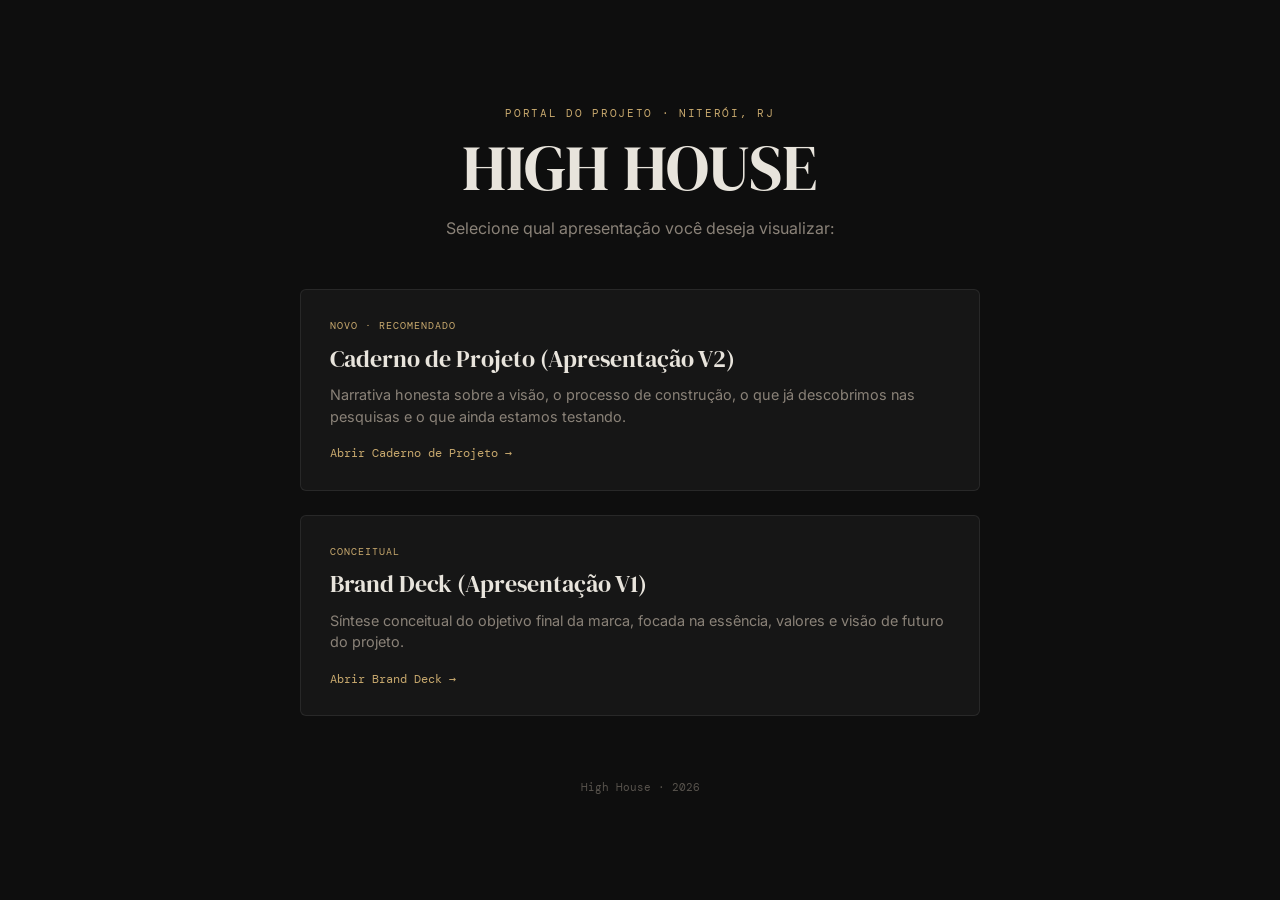
<file: index.html>
<!DOCTYPE html>
<html lang="pt-BR">
<head>
  <meta charset="UTF-8">
  <meta name="viewport" content="width=device-width, initial-scale=1.0">
  <title>HIGH HOUSE — Apresentações & Documentação</title>
  <link rel="preconnect" href="https://fonts.googleapis.com">
  <link rel="preconnect" href="https://fonts.gstatic.com" crossorigin>
  <link href="https://fonts.googleapis.com/css2?family=DM+Serif+Display:ital@0;1&family=Inter:wght@300;400;500&family=DM+Mono:wght@400;500&display=swap" rel="stylesheet">
  <style>
    :root {
      --bg: #0e0e0e;
      --card-bg: #161616;
      --card-border: rgba(255, 255, 255, 0.08);
      --text: #e8e4dc;
      --muted: #8a8278;
      --accent: #c8a96e;
      --font-serif: 'DM Serif Display', Georgia, serif;
      --font-sans: 'Inter', system-ui, sans-serif;
      --font-mono: 'DM Mono', monospace;
    }

    * { box-sizing: border-box; margin: 0; padding: 0; }

    body {
      background-color: var(--bg);
      color: var(--text);
      font-family: var(--font-sans);
      min-height: 100vh;
      display: flex;
      flex-direction: column;
      justify-content: center;
      align-items: center;
      padding: 2rem 1.5rem;
    }

    .container {
      max-width: 680px;
      width: 100%;
    }

    header {
      margin-bottom: 3rem;
      text-align: center;
    }

    .tag {
      font-family: var(--font-mono);
      font-size: 0.7rem;
      letter-spacing: 0.15em;
      text-transform: uppercase;
      color: var(--accent);
      margin-bottom: 1rem;
      display: block;
    }

    h1 {
      font-family: var(--font-serif);
      font-size: clamp(2.5rem, 6vw, 4rem);
      font-weight: 400;
      line-height: 1;
      margin-bottom: 1rem;
    }

    p.sub {
      color: var(--muted);
      font-size: 1rem;
      line-height: 1.6;
    }

    .links-grid {
      display: grid;
      gap: 1.5rem;
    }

    .card {
      background: var(--card-bg);
      border: 1px solid var(--card-border);
      border-radius: 6px;
      padding: 1.8rem;
      text-decoration: none;
      color: inherit;
      transition: border-color 0.25s, transform 0.25s, background-color 0.25s;
      display: flex;
      flex-direction: column;
      gap: 0.6rem;
    }

    .card:hover {
      border-color: var(--accent);
      transform: translateY(-2px);
      background-color: #1c1c1c;
    }

    .card-badge {
      font-family: var(--font-mono);
      font-size: 0.65rem;
      letter-spacing: 0.1em;
      text-transform: uppercase;
      color: var(--accent);
    }

    .card-title {
      font-family: var(--font-serif);
      font-size: 1.5rem;
      font-weight: 400;
      color: var(--text);
    }

    .card-desc {
      font-size: 0.9rem;
      color: var(--muted);
      line-height: 1.5;
    }

    .card-cta {
      margin-top: 0.5rem;
      font-family: var(--font-mono);
      font-size: 0.75rem;
      color: var(--accent);
      display: flex;
      align-items: center;
      gap: 0.4rem;
    }

    footer {
      margin-top: 4rem;
      text-align: center;
      font-family: var(--font-mono);
      font-size: 0.7rem;
      color: var(--muted);
      opacity: 0.6;
    }
  </style>
</head>
<body>

  <div class="container">
    <header>
      <span class="tag">Portal do Projeto · Niterói, RJ</span>
      <h1>HIGH HOUSE</h1>
      <p class="sub">Selecione qual apresentação você deseja visualizar:</p>
    </header>

    <div class="links-grid">
      <a href="apresentacao-v2/" class="card">
        <span class="card-badge">Novo · Recomendado</span>
        <h2 class="card-title">Caderno de Projeto (Apresentação V2)</h2>
        <p class="card-desc">Narrativa honesta sobre a visão, o processo de construção, o que já descobrimos nas pesquisas e o que ainda estamos testando.</p>
        <span class="card-cta">Abrir Caderno de Projeto &rarr;</span>
      </a>

      <a href="apresentacao/" class="card">
        <span class="card-badge">Conceitual</span>
        <h2 class="card-title">Brand Deck (Apresentação V1)</h2>
        <p class="card-desc">Síntese conceitual do objetivo final da marca, focada na essência, valores e visão de futuro do projeto.</p>
        <span class="card-cta">Abrir Brand Deck &rarr;</span>
      </a>
    </div>

    <footer>
      High House · 2026
    </footer>
  </div>

</body>
</html>
</file>
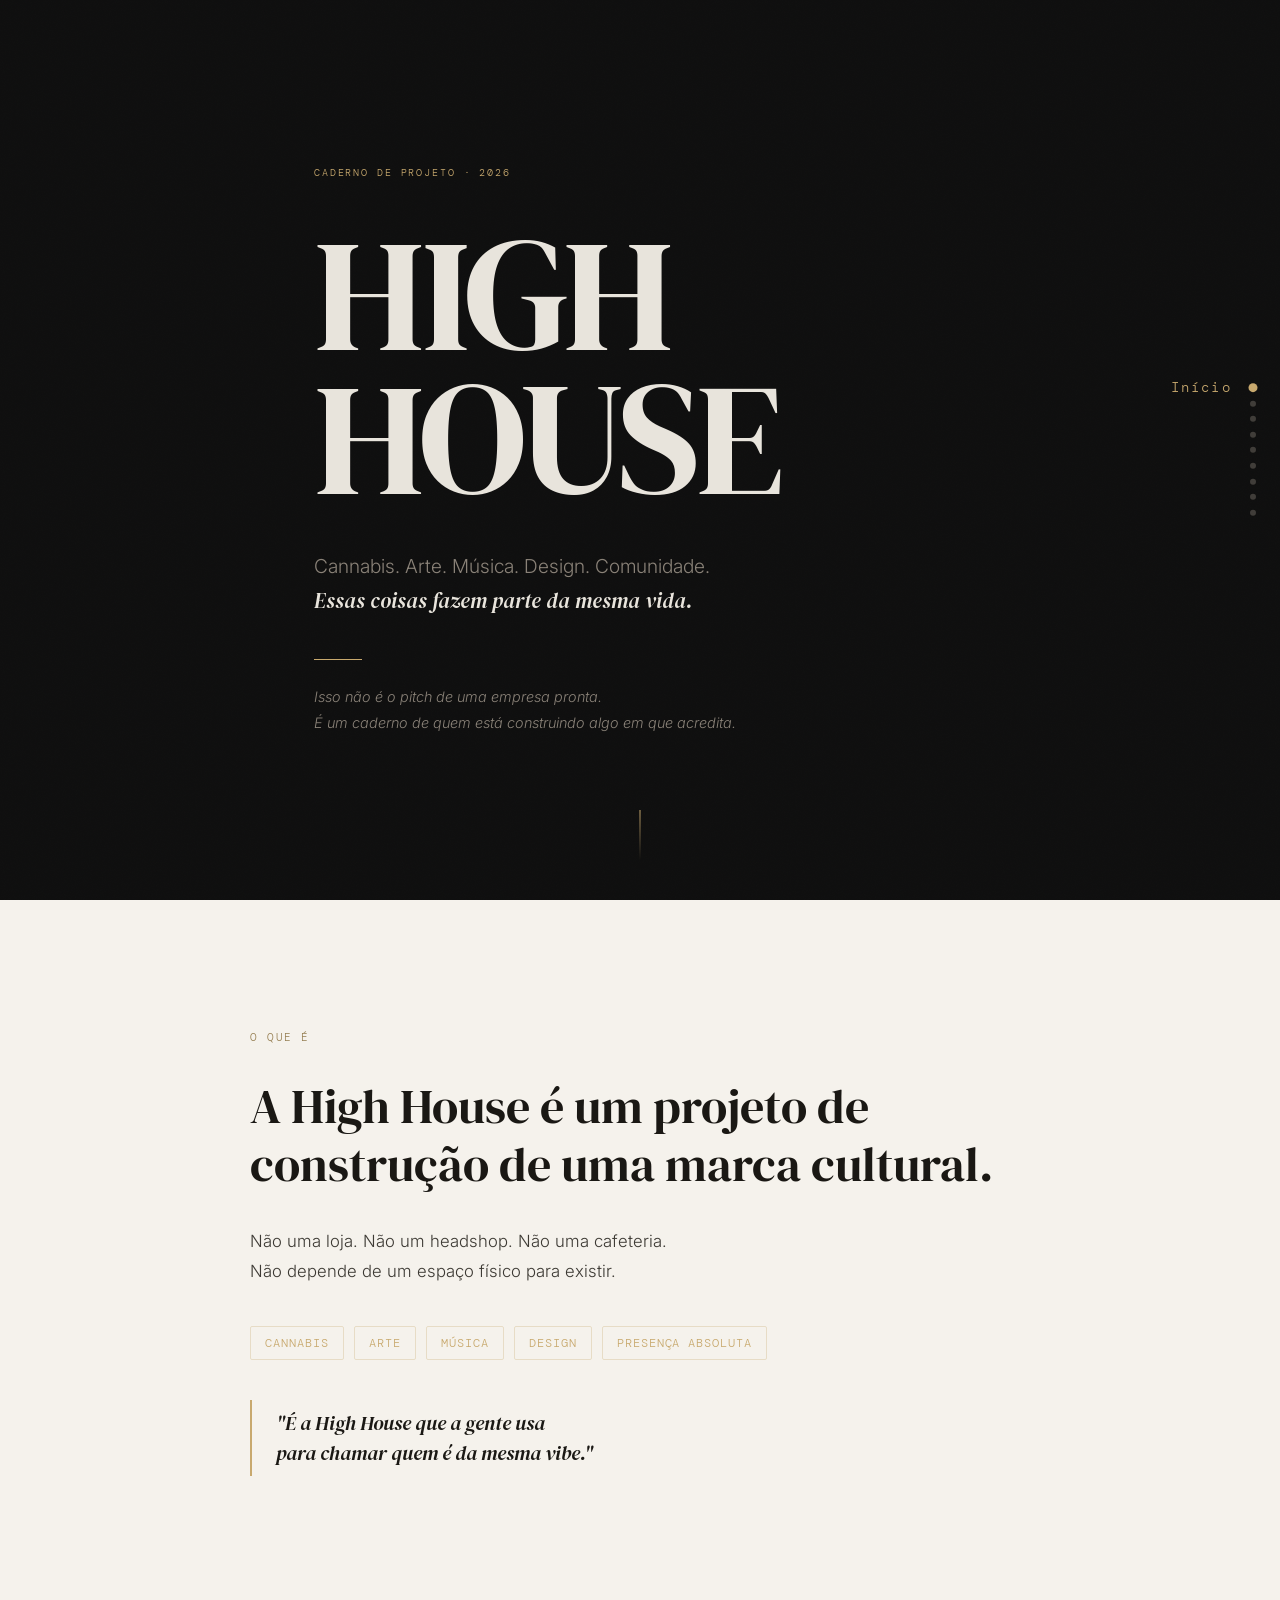
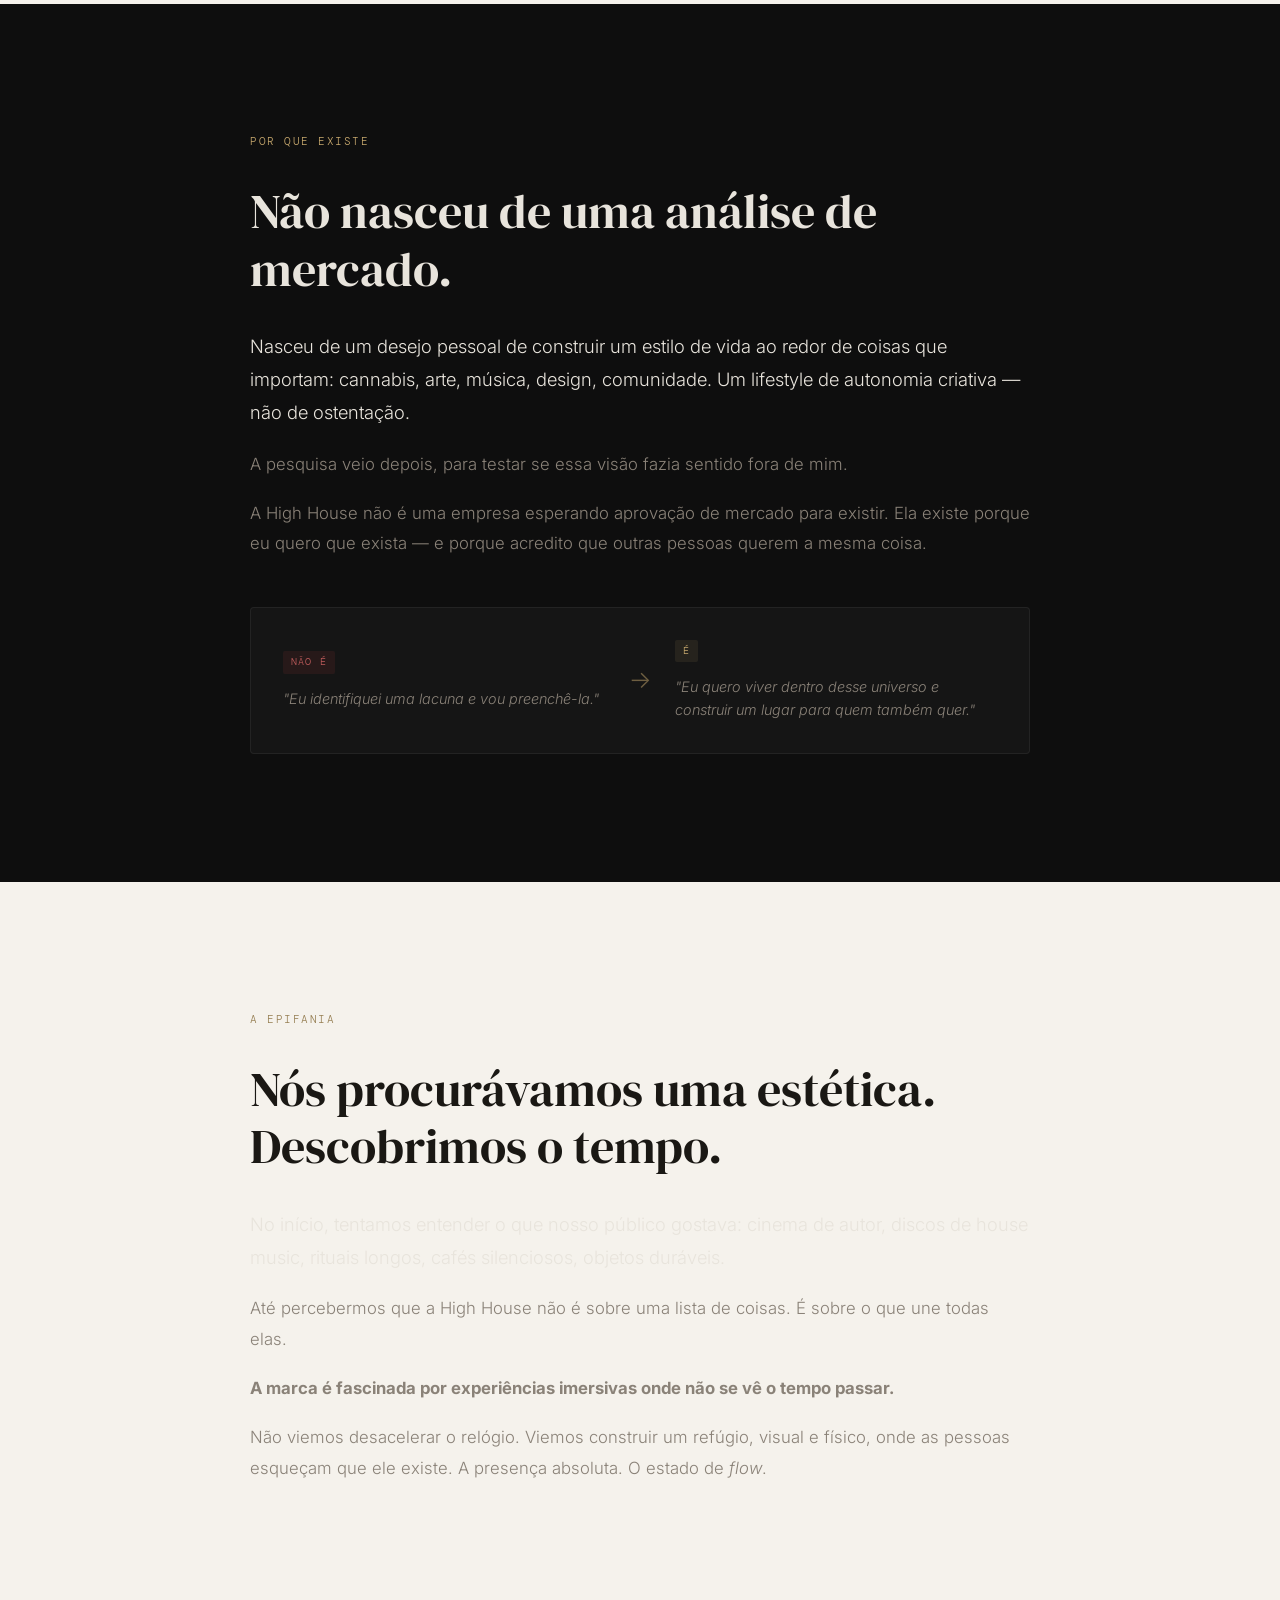
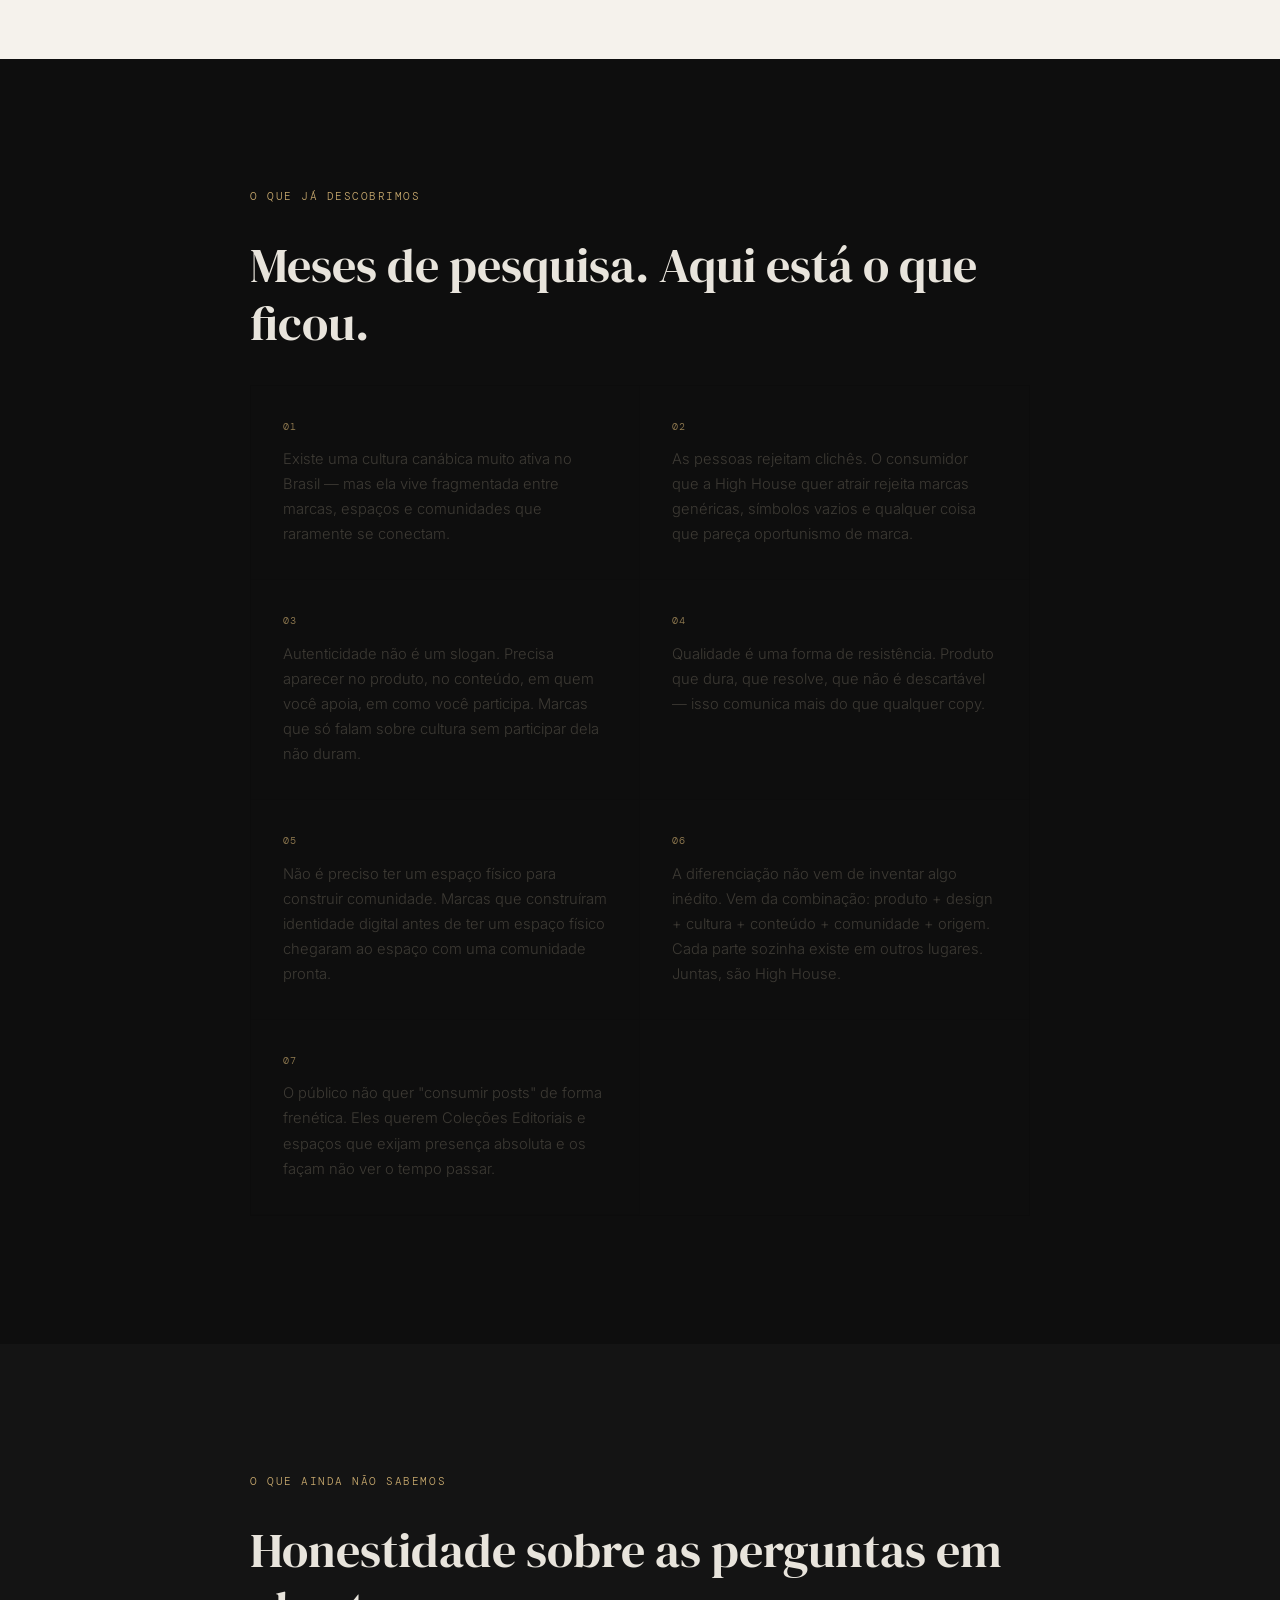
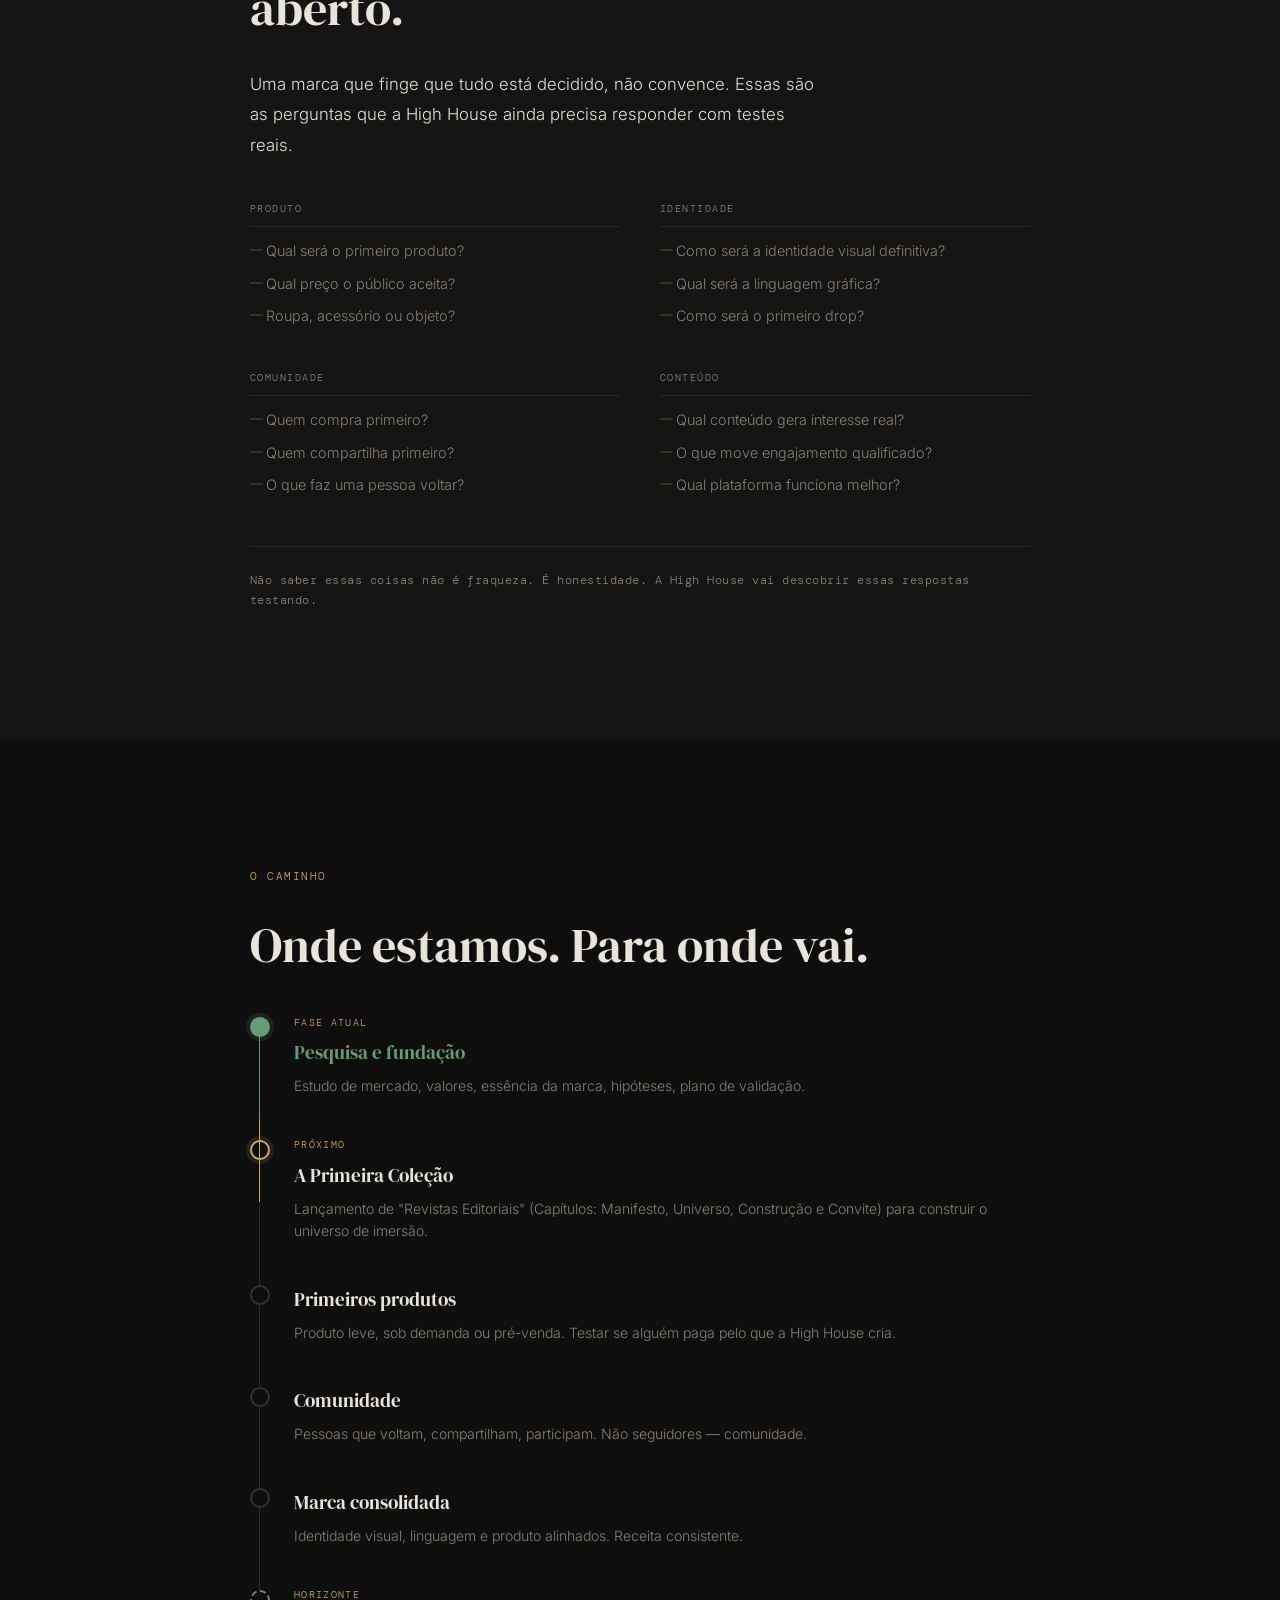
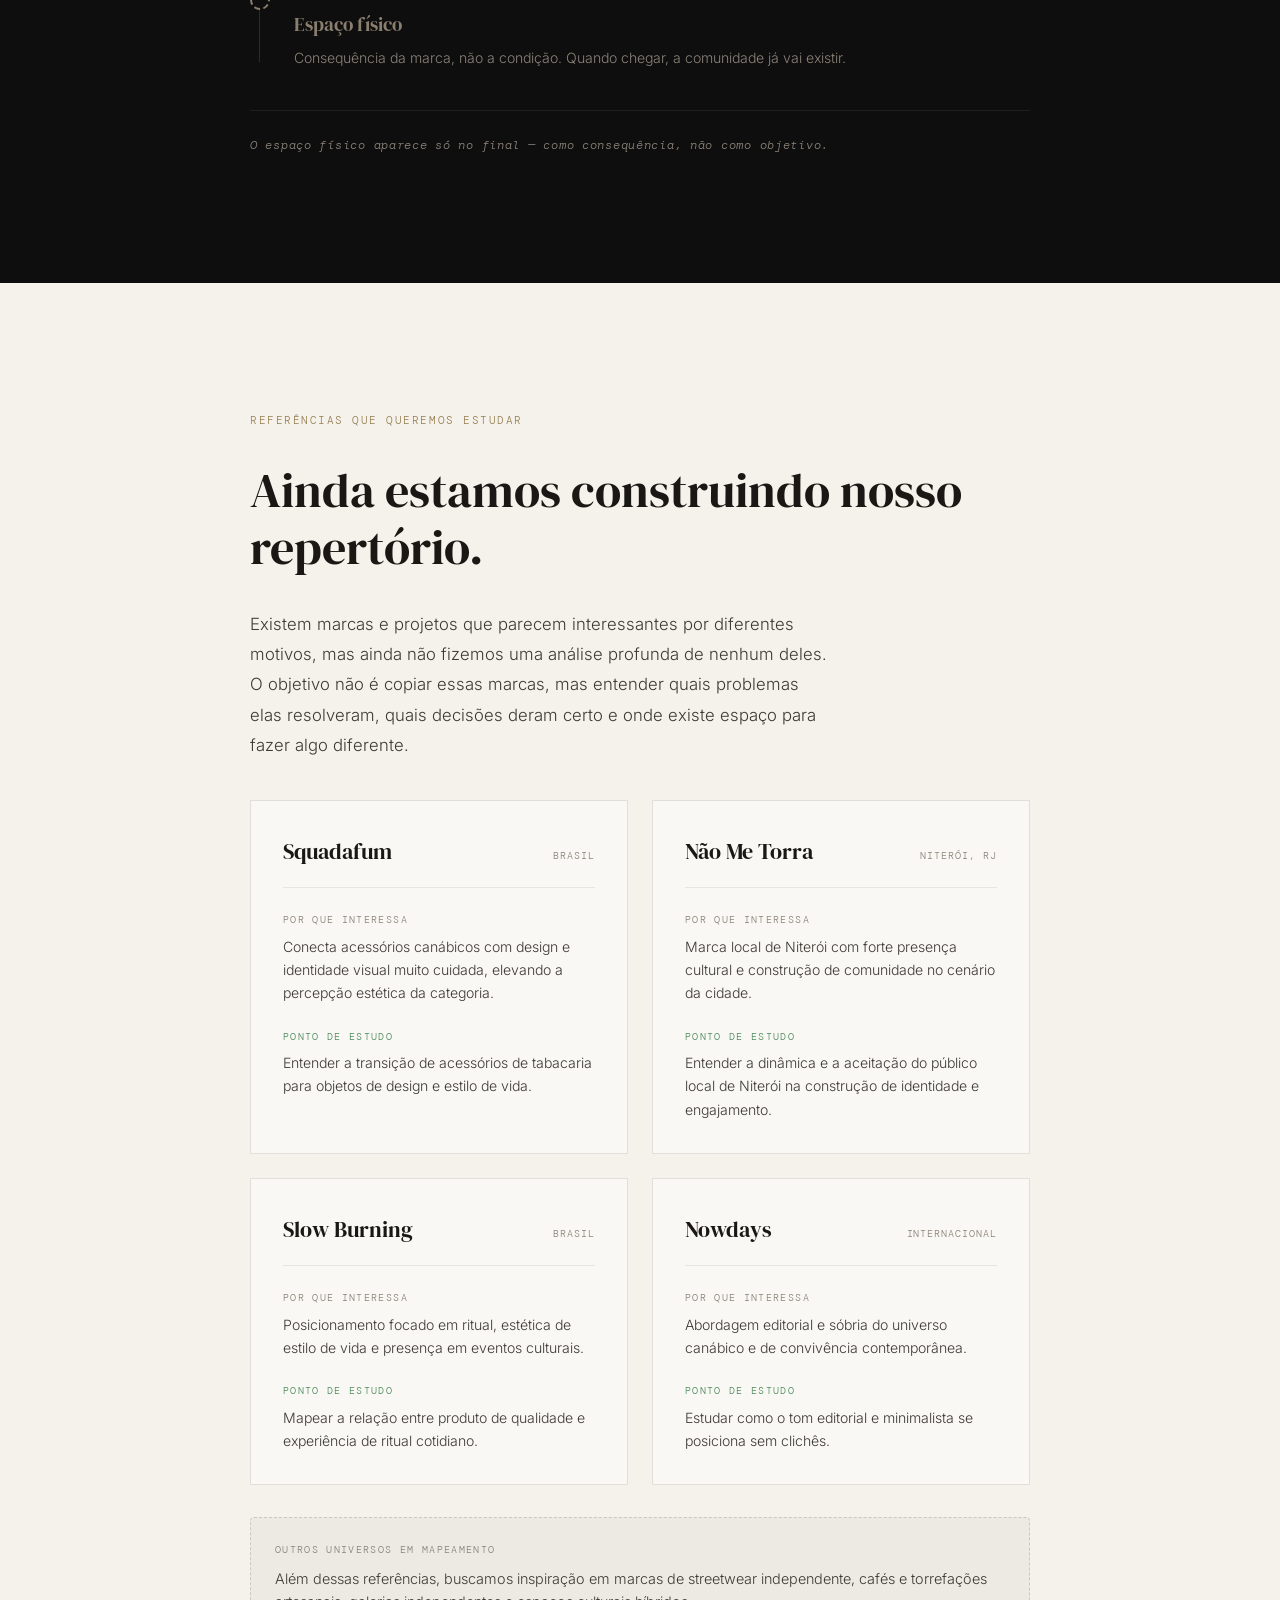
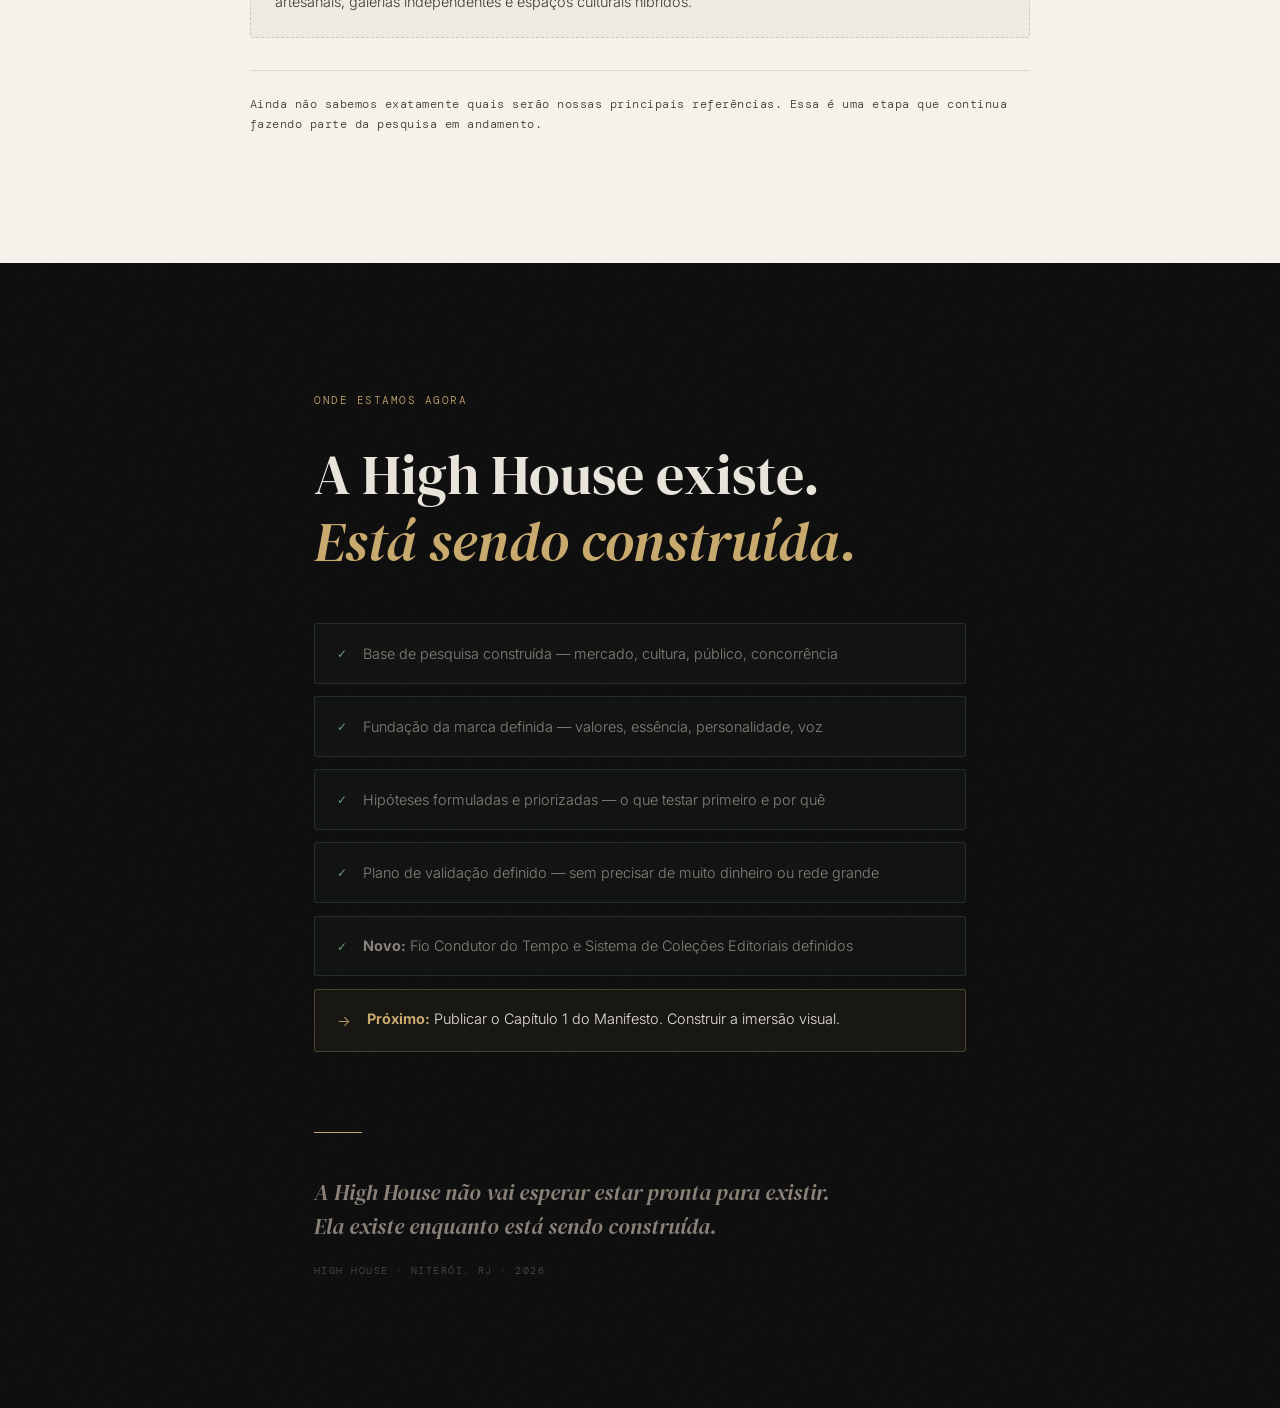
<file: apresentacao-v2/index.html>
<!DOCTYPE html>
<html lang="pt-BR">
<head>
  <meta charset="UTF-8">
  <meta name="viewport" content="width=device-width, initial-scale=1.0">
  <title>HIGH HOUSE — Caderno de Projeto</title>
  <meta name="description" content="Um caderno de projeto. O que é a High House hoje, o que já descobrimos, e o que ainda estamos construindo.">

  <link rel="preconnect" href="https://fonts.googleapis.com">
  <link rel="preconnect" href="https://fonts.gstatic.com" crossorigin>
  <link href="https://fonts.googleapis.com/css2?family=DM+Serif+Display:ital@0;1&family=Inter:wght@300;400;500&family=DM+Mono:wght@400;500&display=swap" rel="stylesheet">

  <link rel="stylesheet" href="css/style.css">
</head>
<body>

  <!-- Indicador de progresso lateral -->
  <nav class="side-nav" id="sideNav" aria-label="Seções">
    <a href="#abertura"   class="side-nav__item is-active" data-label="Início"        title="Início"></a>
    <a href="#o-que-e"    class="side-nav__item"           data-label="O que é"       title="O que é"></a>
    <a href="#por-que"    class="side-nav__item"           data-label="Por que existe" title="Por que existe"></a>
    <a href="#fio-condutor" class="side-nav__item"         data-label="O Fio Condutor" title="O Fio Condutor"></a>
    <a href="#sabemos"    class="side-nav__item"           data-label="O que sabemos" title="O que sabemos"></a>
    <a href="#nao-sabemos" class="side-nav__item"          data-label="O que não sabemos" title="O que não sabemos"></a>
    <a href="#caminho"    class="side-nav__item"           data-label="O caminho"     title="O caminho"></a>
    <a href="#referencias" class="side-nav__item"          data-label="Referências"   title="Referências"></a>
    <a href="#agora"      class="side-nav__item"           data-label="Onde estamos"  title="Onde estamos"></a>
  </nav>


  <main>

    <!-- =====================================================
         1. ABERTURA
         ===================================================== -->
    <section id="abertura" class="section section--cover">
      <div class="cover__noise" aria-hidden="true"></div>

      <div class="cover__content">
        <span class="cover__tag reveal">Caderno de Projeto · 2026</span>

        <h1 class="cover__title reveal" data-delay="1">
          HIGH<br>HOUSE
        </h1>

        <p class="cover__sub reveal" data-delay="2">
          Cannabis. Arte. Música. Design. Comunidade.<br>
          <em>Essas coisas fazem parte da mesma vida.</em>
        </p>

        <div class="cover__line reveal" data-delay="3" aria-hidden="true"></div>

        <p class="cover__note reveal" data-delay="3">
          Isso não é o pitch de uma empresa pronta.<br>
          É um caderno de quem está construindo algo em que acredita.
        </p>
      </div>

      <div class="cover__scroll" aria-hidden="true">
        <div class="cover__scroll-line"></div>
      </div>
    </section>


    <!-- =====================================================
         2. O QUE É A HIGH HOUSE
         ===================================================== -->
    <section id="o-que-e" class="section section--light">
      <div class="section__inner">
        <span class="section__label reveal">O que é</span>

        <h2 class="section__heading reveal" data-delay="1">
          A High House é um projeto de construção de uma marca cultural.
        </h2>

        <p class="section__body reveal" data-delay="2">
          Não uma loja. Não um headshop. Não uma cafeteria.<br>
          Não depende de um espaço físico para existir.
        </p>

        <div class="tags-block reveal" data-delay="3" aria-label="Universos da marca">
          <span class="tag">cannabis</span>
          <span class="tag">arte</span>
          <span class="tag">música</span>
          <span class="tag">design</span>
          <span class="tag">presença absoluta</span>
        </div>

        <blockquote class="pull-quote reveal" data-delay="4">
          "É a High House que a gente usa<br>para chamar quem é da mesma vibe."
        </blockquote>
      </div>
    </section>


    <!-- =====================================================
         3. POR QUE EXISTE
         ===================================================== -->
    <section id="por-que" class="section section--dark">
      <div class="section__inner">
        <span class="section__label reveal">Por que existe</span>

        <h2 class="section__heading reveal" data-delay="1">
          Não nasceu de uma análise de mercado.
        </h2>

        <div class="story-block reveal" data-delay="2">
          <p>
            Nasceu de um desejo pessoal de construir um estilo de vida ao redor de coisas que importam: cannabis, arte, música, design, comunidade. Um lifestyle de autonomia criativa — não de ostentação.
          </p>
          <p>
            A pesquisa veio depois, para testar se essa visão fazia sentido fora de mim.
          </p>
          <p>
            A High House não é uma empresa esperando aprovação de mercado para existir. Ela existe porque eu quero que exista — e porque acredito que outras pessoas querem a mesma coisa.
          </p>
        </div>

        <div class="distinction reveal" data-delay="3">
          <div class="distinction__item">
            <span class="distinction__not">Não é</span>
            <p>"Eu identifiquei uma lacuna e vou preenchê-la."</p>
          </div>
          <div class="distinction__divider" aria-hidden="true">→</div>
          <div class="distinction__item">
            <span class="distinction__is">É</span>
            <p>"Eu quero viver dentro desse universo e construir um lugar para quem também quer."</p>
          </div>
        </div>
      </div>
    </section>


    <!-- =====================================================
         3.5 O FIO CONDUTOR (A DESCOBERTA)
         ===================================================== -->
    <section id="fio-condutor" class="section section--light">
      <div class="section__inner">
        <span class="section__label reveal" style="color: var(--color-accent)">A Epifania</span>

        <h2 class="section__heading reveal" data-delay="1">
          Nós procurávamos uma estética. Descobrimos o tempo.
        </h2>

        <div class="story-block reveal" data-delay="2">
          <p>
            No início, tentamos entender o que nosso público gostava: cinema de autor, discos de house music, rituais longos, cafés silenciosos, objetos duráveis.
          </p>
          <p>
            Até percebermos que a High House não é sobre uma lista de coisas. É sobre o que une todas elas.
          </p>
          <p>
            <strong>A marca é fascinada por experiências imersivas onde não se vê o tempo passar.</strong>
          </p>
          <p>
            Não viemos desacelerar o relógio. Viemos construir um refúgio, visual e físico, onde as pessoas esqueçam que ele existe. A presença absoluta. O estado de <em>flow</em>.
          </p>
        </div>
      </div>
    </section>


    <!-- =====================================================
         4. O QUE JÁ SABEMOS
         ===================================================== -->
    <section id="sabemos" class="section section--dark">
      <div class="section__inner">
        <span class="section__label reveal">O que já descobrimos</span>

        <h2 class="section__heading reveal" data-delay="1">
          Meses de pesquisa. Aqui está o que ficou.
        </h2>

        <div class="findings-grid reveal" data-delay="2">

          <div class="finding">
            <span class="finding__num">01</span>
            <p class="finding__text">
              Existe uma cultura canábica muito ativa no Brasil — mas ela vive fragmentada entre marcas, espaços e comunidades que raramente se conectam.
            </p>
          </div>

          <div class="finding">
            <span class="finding__num">02</span>
            <p class="finding__text">
              As pessoas rejeitam clichês. O consumidor que a High House quer atrair rejeita marcas genéricas, símbolos vazios e qualquer coisa que pareça oportunismo de marca.
            </p>
          </div>

          <div class="finding">
            <span class="finding__num">03</span>
            <p class="finding__text">
              Autenticidade não é um slogan. Precisa aparecer no produto, no conteúdo, em quem você apoia, em como você participa. Marcas que só falam sobre cultura sem participar dela não duram.
            </p>
          </div>

          <div class="finding">
            <span class="finding__num">04</span>
            <p class="finding__text">
              Qualidade é uma forma de resistência. Produto que dura, que resolve, que não é descartável — isso comunica mais do que qualquer copy.
            </p>
          </div>

          <div class="finding">
            <span class="finding__num">05</span>
            <p class="finding__text">
              Não é preciso ter um espaço físico para construir comunidade. Marcas que construíram identidade digital antes de ter um espaço físico chegaram ao espaço com uma comunidade pronta.
            </p>
          </div>

          <div class="finding">
            <span class="finding__num">06</span>
            <p class="finding__text">
              A diferenciação não vem de inventar algo inédito. Vem da combinação: produto + design + cultura + conteúdo + comunidade + origem. Cada parte sozinha existe em outros lugares. Juntas, são High House.
            </p>
          </div>

          <div class="finding">
            <span class="finding__num">07</span>
            <p class="finding__text">
              O público não quer "consumir posts" de forma frenética. Eles querem Coleções Editoriais e espaços que exijam presença absoluta e os façam não ver o tempo passar.
            </p>
          </div>

        </div>
      </div>
    </section>


    <!-- =====================================================
         5. O QUE AINDA NÃO SABEMOS
         ===================================================== -->
    <section id="nao-sabemos" class="section section--dim">
      <div class="section__inner">
        <span class="section__label reveal">O que ainda não sabemos</span>

        <h2 class="section__heading reveal" data-delay="1">
          Honestidade sobre as perguntas em aberto.
        </h2>

        <p class="section__body reveal" data-delay="2">
          Uma marca que finge que tudo está decidido, não convence. Essas são as perguntas que a High House ainda precisa responder com testes reais.
        </p>

        <div class="questions-list reveal" data-delay="3">
          <div class="question-group">
            <span class="question-group__title">Produto</span>
            <ul>
              <li>Qual será o primeiro produto?</li>
              <li>Qual preço o público aceita?</li>
              <li>Roupa, acessório ou objeto?</li>
            </ul>
          </div>

          <div class="question-group">
            <span class="question-group__title">Identidade</span>
            <ul>
              <li>Como será a identidade visual definitiva?</li>
              <li>Qual será a linguagem gráfica?</li>
              <li>Como será o primeiro drop?</li>
            </ul>
          </div>

          <div class="question-group">
            <span class="question-group__title">Comunidade</span>
            <ul>
              <li>Quem compra primeiro?</li>
              <li>Quem compartilha primeiro?</li>
              <li>O que faz uma pessoa voltar?</li>
            </ul>
          </div>

          <div class="question-group">
            <span class="question-group__title">Conteúdo</span>
            <ul>
              <li>Qual conteúdo gera interesse real?</li>
              <li>O que move engajamento qualificado?</li>
              <li>Qual plataforma funciona melhor?</li>
            </ul>
          </div>
        </div>

        <p class="section__note reveal" data-delay="4">
          Não saber essas coisas não é fraqueza. É honestidade. A High House vai descobrir essas respostas testando.
        </p>
      </div>
    </section>


    <!-- =====================================================
         6. O CAMINHO — LINHA DO TEMPO
         ===================================================== -->
    <section id="caminho" class="section section--dark">
      <div class="section__inner">
        <span class="section__label reveal">O caminho</span>

        <h2 class="section__heading reveal" data-delay="1">
          Onde estamos. Para onde vai.
        </h2>

        <div class="timeline reveal" data-delay="2">

          <div class="timeline__item timeline__item--done">
            <div class="timeline__marker" aria-hidden="true"></div>
            <div class="timeline__content">
              <span class="timeline__phase">Fase atual</span>
              <h3 class="timeline__title">Pesquisa e fundação</h3>
              <p class="timeline__desc">Estudo de mercado, valores, essência da marca, hipóteses, plano de validação.</p>
            </div>
          </div>

          <div class="timeline__item timeline__item--next">
            <div class="timeline__marker" aria-hidden="true"></div>
            <div class="timeline__content">
              <span class="timeline__phase">Próximo</span>
              <h3 class="timeline__title">A Primeira Coleção</h3>
              <p class="timeline__desc">Lançamento de "Revistas Editoriais" (Capítulos: Manifesto, Universo, Construção e Convite) para construir o universo de imersão.</p>
            </div>
          </div>

          <div class="timeline__item">
            <div class="timeline__marker" aria-hidden="true"></div>
            <div class="timeline__content">
              <h3 class="timeline__title">Primeiros produtos</h3>
              <p class="timeline__desc">Produto leve, sob demanda ou pré-venda. Testar se alguém paga pelo que a High House cria.</p>
            </div>
          </div>

          <div class="timeline__item">
            <div class="timeline__marker" aria-hidden="true"></div>
            <div class="timeline__content">
              <h3 class="timeline__title">Comunidade</h3>
              <p class="timeline__desc">Pessoas que voltam, compartilham, participam. Não seguidores — comunidade.</p>
            </div>
          </div>

          <div class="timeline__item">
            <div class="timeline__marker" aria-hidden="true"></div>
            <div class="timeline__content">
              <h3 class="timeline__title">Marca consolidada</h3>
              <p class="timeline__desc">Identidade visual, linguagem e produto alinhados. Receita consistente.</p>
            </div>
          </div>

          <div class="timeline__item timeline__item--horizon">
            <div class="timeline__marker" aria-hidden="true"></div>
            <div class="timeline__content">
              <span class="timeline__phase">Horizonte</span>
              <h3 class="timeline__title">Espaço físico</h3>
              <p class="timeline__desc">Consequência da marca, não a condição. Quando chegar, a comunidade já vai existir.</p>
            </div>
          </div>

        </div>

        <p class="timeline__princípio reveal" data-delay="3">
          O espaço físico aparece só no final — como consequência, não como objetivo.
        </p>
      </div>
    </section>


    <!-- =====================================================
         7. REFERÊNCIAS QUE QUEREMOS ESTUDAR
         ===================================================== -->
    <section id="referencias" class="section section--light">
      <div class="section__inner">
        <span class="section__label reveal">Referências que queremos estudar</span>

        <h2 class="section__heading reveal" data-delay="1">
          Ainda estamos construindo nosso repertório.
        </h2>

        <p class="section__body reveal" data-delay="2">
          Existem marcas e projetos que parecem interessantes por diferentes motivos, mas ainda não fizemos uma análise profunda de nenhum deles. O objetivo não é copiar essas marcas, mas entender quais problemas elas resolveram, quais decisões deram certo e onde existe espaço para fazer algo diferente.
        </p>

        <div class="refs-grid reveal" data-delay="3">

          <div class="ref-card">
            <div class="ref-card__header">
              <h3 class="ref-card__name">Squadafum</h3>
              <span class="ref-card__origin">Brasil</span>
            </div>

            <div class="ref-card__section">
              <span class="ref-card__label">Por que interessa</span>
              <p>Conecta acessórios canábicos com design e identidade visual muito cuidada, elevando a percepção estética da categoria.</p>
            </div>

            <div class="ref-card__section">
              <span class="ref-card__label ref-card__label--learned">Ponto de estudo</span>
              <p>Entender a transição de acessórios de tabacaria para objetos de design e estilo de vida.</p>
            </div>
          </div>

          <div class="ref-card">
            <div class="ref-card__header">
              <h3 class="ref-card__name">Não Me Torra</h3>
              <span class="ref-card__origin">Niterói, RJ</span>
            </div>

            <div class="ref-card__section">
              <span class="ref-card__label">Por que interessa</span>
              <p>Marca local de Niterói com forte presença cultural e construção de comunidade no cenário da cidade.</p>
            </div>

            <div class="ref-card__section">
              <span class="ref-card__label ref-card__label--learned">Ponto de estudo</span>
              <p>Entender a dinâmica e a aceitação do público local de Niterói na construção de identidade e engajamento.</p>
            </div>
          </div>

          <div class="ref-card">
            <div class="ref-card__header">
              <h3 class="ref-card__name">Slow Burning</h3>
              <span class="ref-card__origin">Brasil</span>
            </div>

            <div class="ref-card__section">
              <span class="ref-card__label">Por que interessa</span>
              <p>Posicionamento focado em ritual, estética de estilo de vida e presença em eventos culturais.</p>
            </div>

            <div class="ref-card__section">
              <span class="ref-card__label ref-card__label--learned">Ponto de estudo</span>
              <p>Mapear a relação entre produto de qualidade e experiência de ritual cotidiano.</p>
            </div>
          </div>

          <div class="ref-card">
            <div class="ref-card__header">
              <h3 class="ref-card__name">Nowdays</h3>
              <span class="ref-card__origin">Internacional</span>
            </div>

            <div class="ref-card__section">
              <span class="ref-card__label">Por que interessa</span>
              <p>Abordagem editorial e sóbria do universo canábico e de convivência contemporânea.</p>
            </div>

            <div class="ref-card__section">
              <span class="ref-card__label ref-card__label--learned">Ponto de estudo</span>
              <p>Estudar como o tom editorial e minimalista se posiciona sem clichês.</p>
            </div>
          </div>

        </div>

        <div class="ref-extra-universes reveal" data-delay="4" style="margin-top: 2rem; padding: 1.5rem; background: rgba(0,0,0,0.03); border: 1px dashed rgba(0,0,0,0.15); border-radius: 4px;">
          <span class="ref-card__label" style="margin-bottom: 0.5rem; display: block;">Outros universos em mapeamento</span>
          <p style="font-size: 0.9rem; line-height: 1.6; color: var(--color-text-light2);">
            Além dessas referências, buscamos inspiração em marcas de streetwear independente, cafés e torrefações artesanais, galerias independentes e espaços culturais híbridos.
          </p>
        </div>

        <p class="section__note reveal" data-delay="4" style="margin-top: 2rem;">
          Ainda não sabemos exatamente quais serão nossas principais referências. Essa é uma etapa que continua fazendo parte da pesquisa em andamento.
        </p>
      </div>
    </section>


    <!-- =====================================================
         8. ONDE ESTÁ AGORA
         ===================================================== -->
    <section id="agora" class="section section--cover section--final">
      <div class="cover__noise" aria-hidden="true"></div>

      <div class="section__inner final__inner">
        <span class="section__label reveal" style="color: var(--color-accent)">Onde estamos agora</span>

        <h2 class="final__heading reveal" data-delay="1">
          A High House existe.<br>
          <em>Está sendo construída.</em>
        </h2>

        <div class="status-list reveal" data-delay="2">
          <div class="status-item status-item--done">
            <span class="status-check">✓</span>
            <p>Base de pesquisa construída — mercado, cultura, público, concorrência</p>
          </div>
          <div class="status-item status-item--done">
            <span class="status-check">✓</span>
            <p>Fundação da marca definida — valores, essência, personalidade, voz</p>
          </div>
          <div class="status-item status-item--done">
            <span class="status-check">✓</span>
            <p>Hipóteses formuladas e priorizadas — o que testar primeiro e por quê</p>
          </div>
          <div class="status-item status-item--done">
            <span class="status-check">✓</span>
            <p>Plano de validação definido — sem precisar de muito dinheiro ou rede grande</p>
          </div>
          <div class="status-item status-item--done">
            <span class="status-check">✓</span>
            <p><strong>Novo:</strong> Fio Condutor do Tempo e Sistema de Coleções Editoriais definidos</p>
          </div>
          <div class="status-item status-item--next">
            <span class="status-arrow">→</span>
            <p><strong>Próximo:</strong> Publicar o Capítulo 1 do Manifesto. Construir a imersão visual.</p>
          </div>
        </div>

        <div class="final__closing reveal" data-delay="3">
          <div class="cover__line" aria-hidden="true"></div>
          <p class="final__phrase">
            A High House não vai esperar estar pronta para existir.<br>
            Ela existe enquanto está sendo construída.
          </p>
          <p class="final__sig">High House · Niterói, RJ · 2026</p>
        </div>
      </div>
    </section>

  </main>

  <script src="js/main.js"></script>
</body>
</html>
</file>
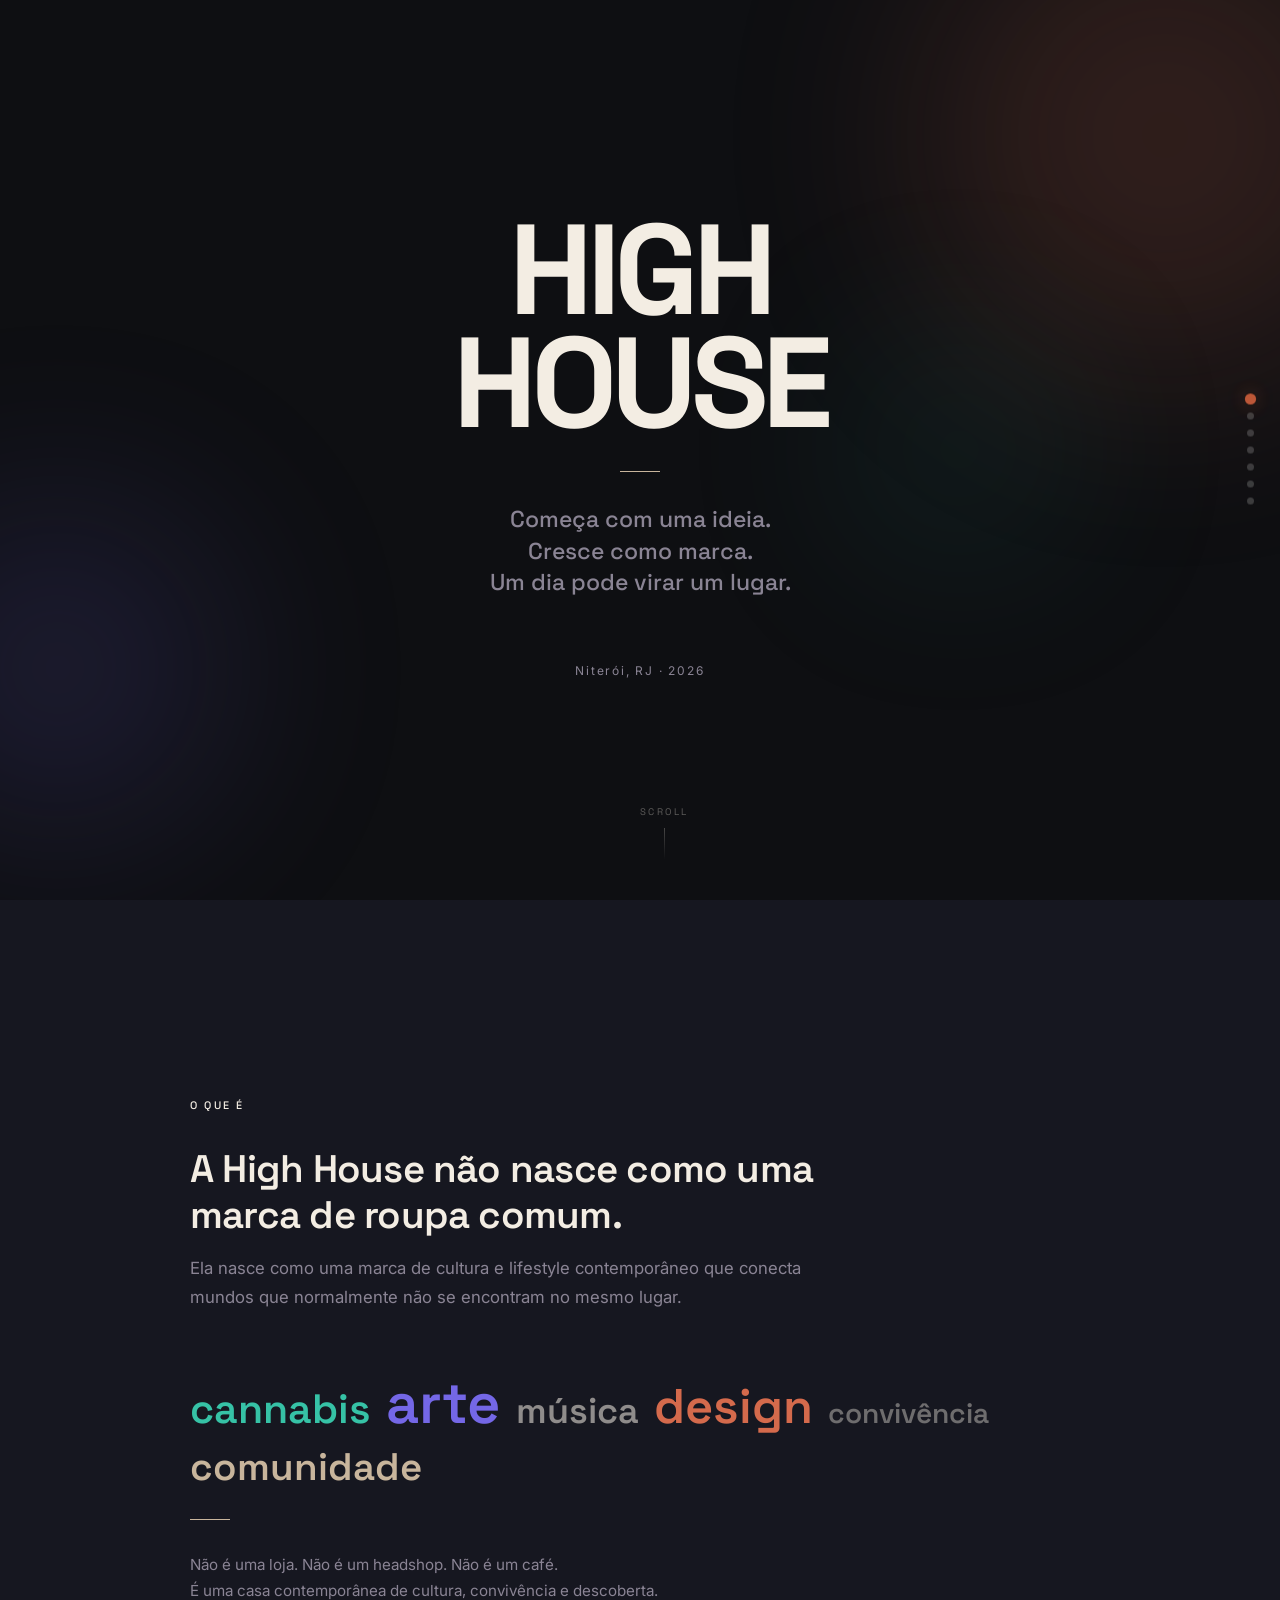
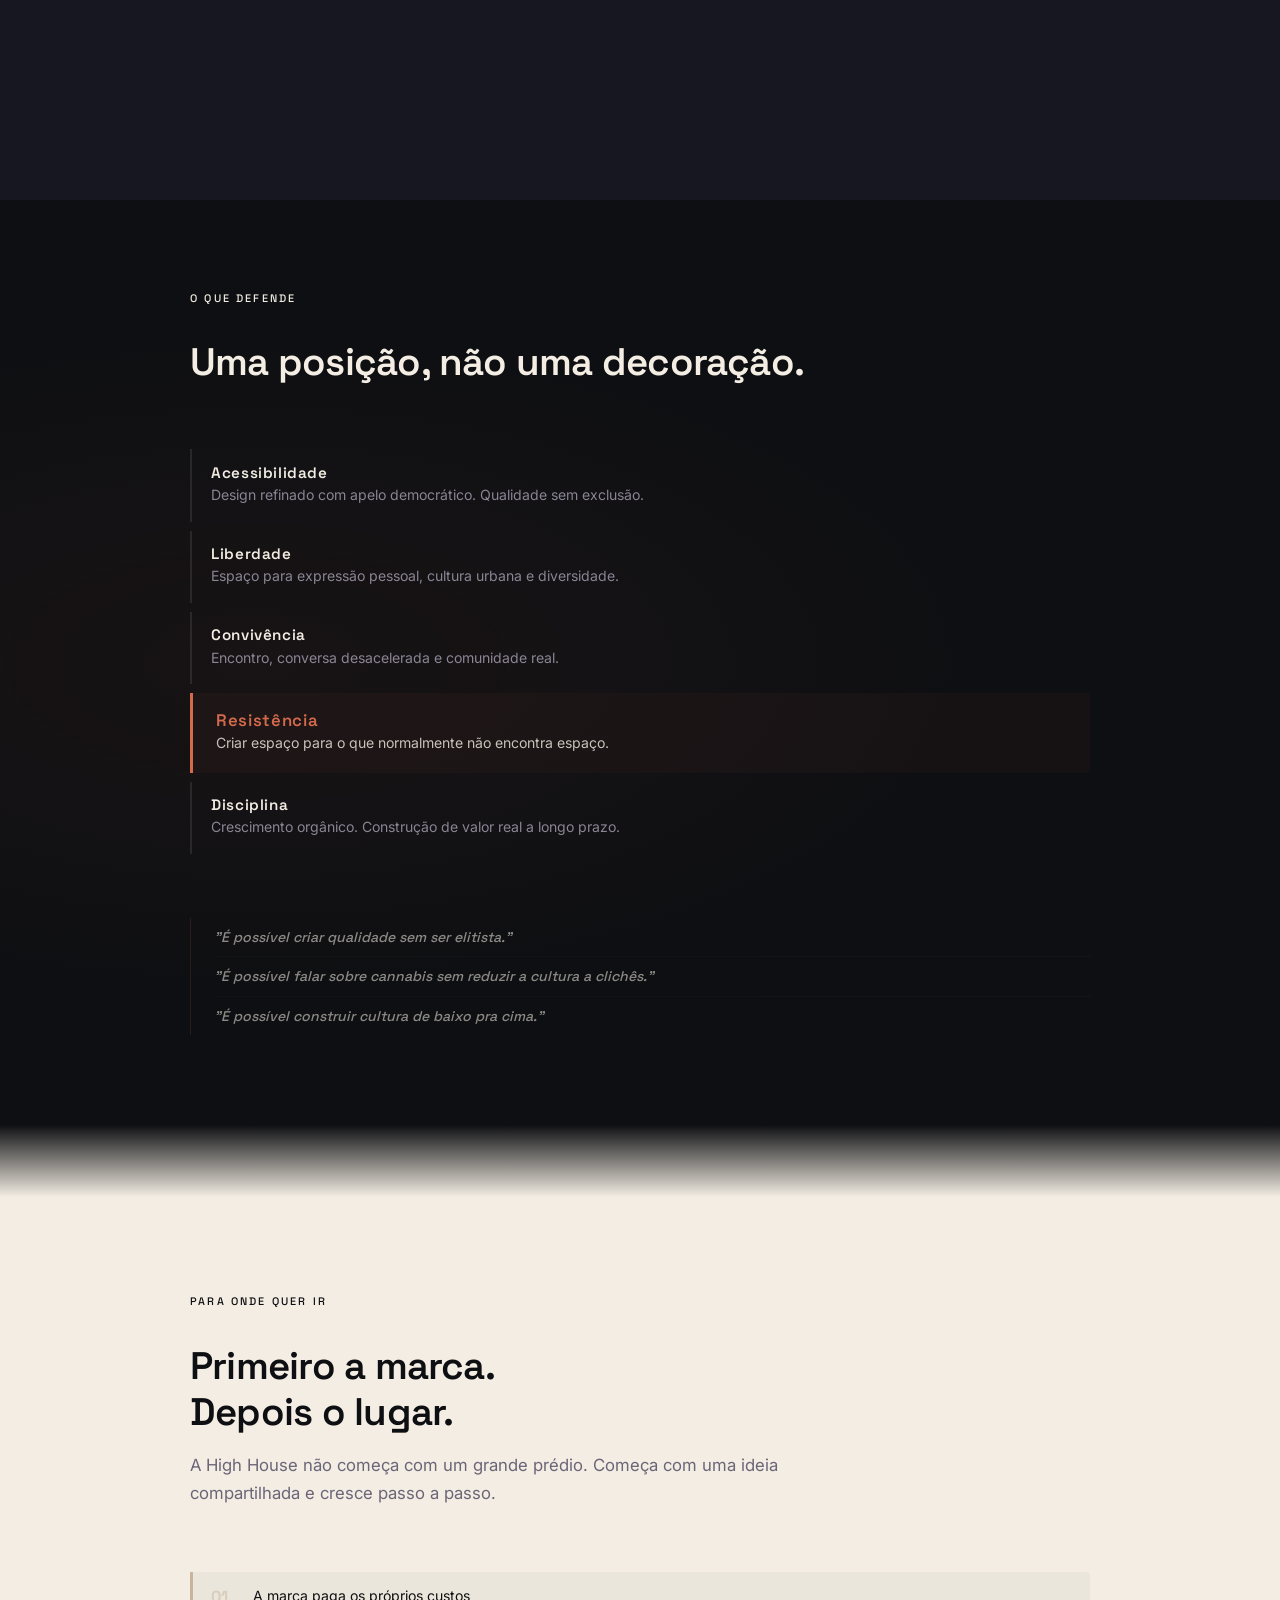
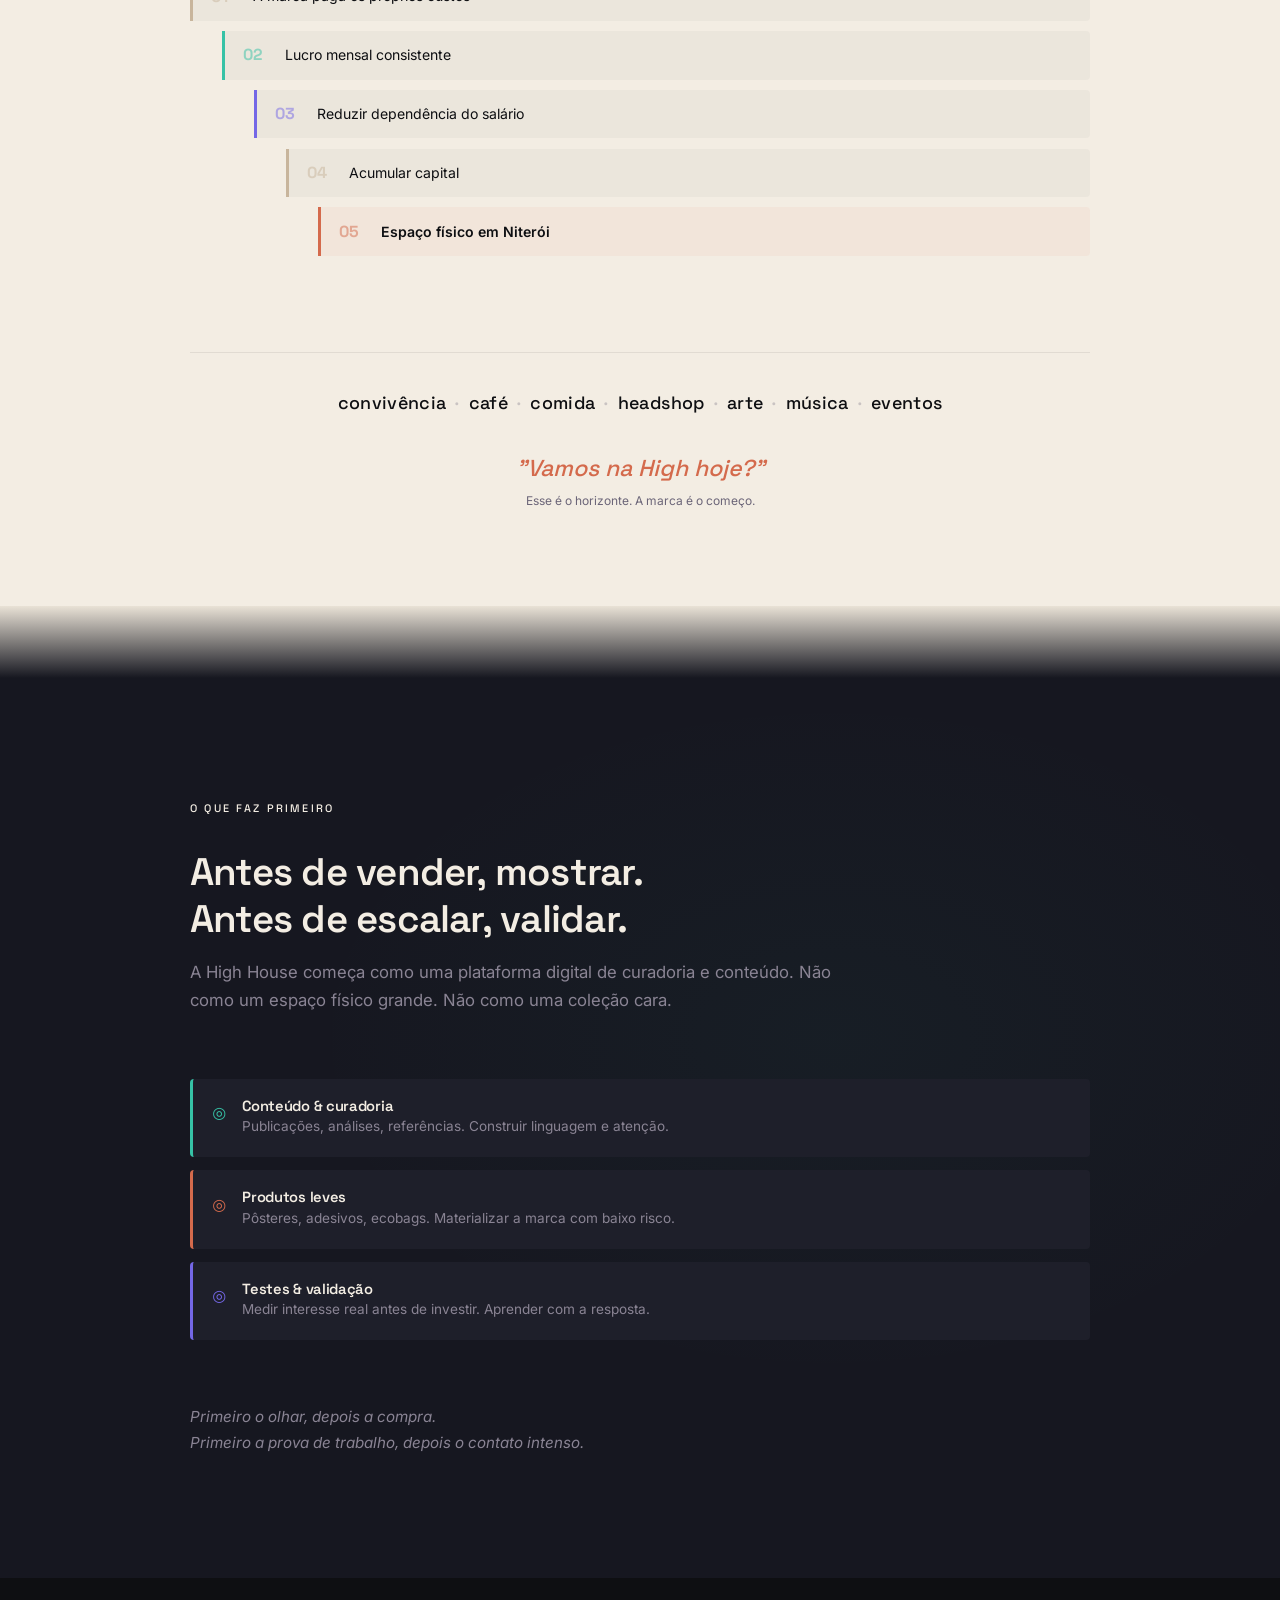
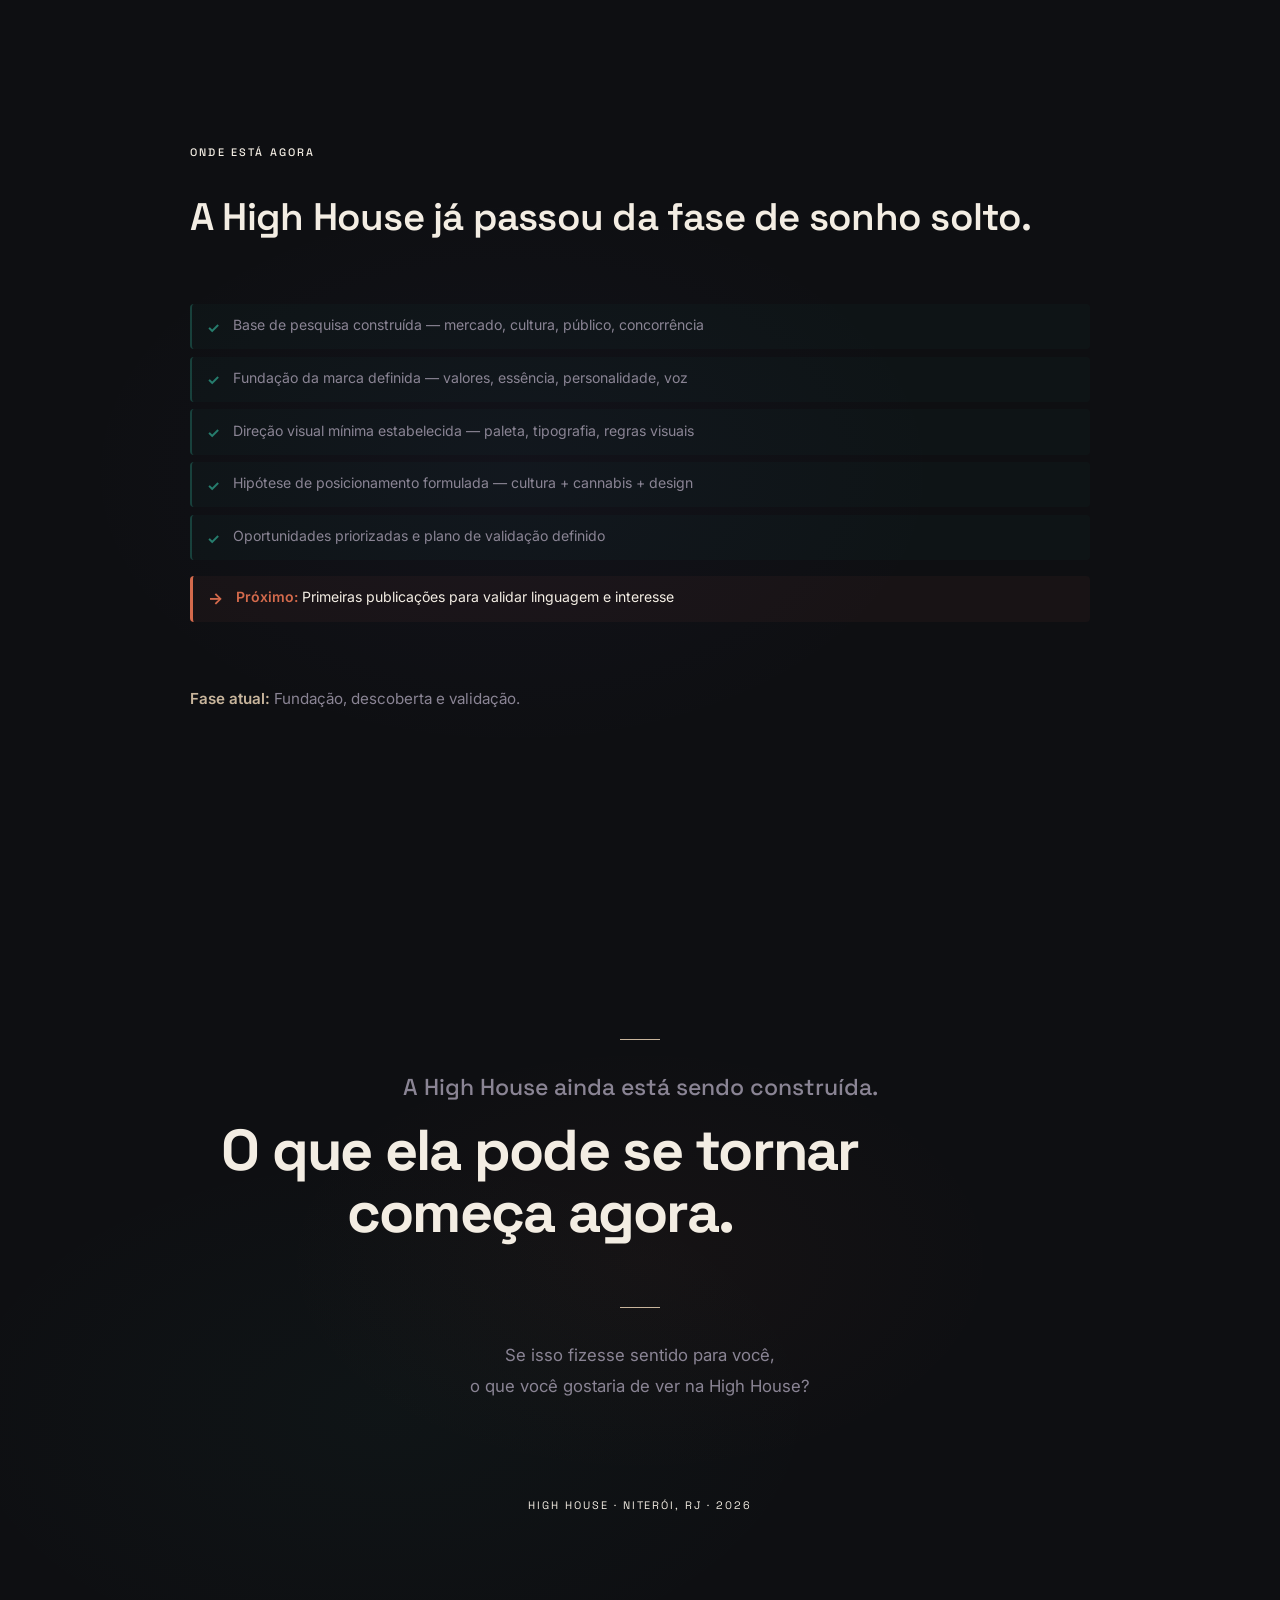
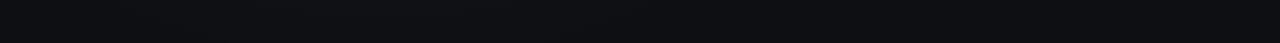
<file: apresentacao/index.html>
<!DOCTYPE html>
<html lang="pt-BR">
<head>
  <meta charset="UTF-8">
  <meta name="viewport" content="width=device-width, initial-scale=1.0">
  <title>HIGH HOUSE — Brand Deck</title>
  <meta name="description" content="High House: uma marca de lifestyle e cultura contemporânea. Cannabis, arte, música, design e comunidade. Niterói, RJ.">
  <meta property="og:title" content="HIGH HOUSE — Brand Deck">
  <meta property="og:description" content="Começa com uma ideia, cresce como marca e um dia pode virar um lugar.">
  <meta property="og:type" content="website">

  <link rel="preconnect" href="https://fonts.googleapis.com">
  <link rel="preconnect" href="https://fonts.gstatic.com" crossorigin>
  <link href="https://fonts.googleapis.com/css2?family=Inter:wght@300;400;500;600&family=Space+Grotesk:wght@400;500;600;700&display=swap" rel="stylesheet">

  <link rel="stylesheet" href="css/style.css">
</head>
<body>

  <!-- ========== NAVEGAÇÃO ========== -->
  <nav class="progress-nav" aria-label="Navegação" id="progressNav">
    <button class="progress-nav__dot is-active" data-target="abertura"  title="Abertura"></button>
    <button class="progress-nav__dot"           data-target="oque"      title="O que é"></button>
    <button class="progress-nav__dot"           data-target="defende"   title="O que defende"></button>
    <button class="progress-nav__dot"           data-target="visao"     title="Para onde vai"></button>
    <button class="progress-nav__dot"           data-target="primeiro"  title="O que faz primeiro"></button>
    <button class="progress-nav__dot"           data-target="agora"     title="Onde está agora"></button>
    <button class="progress-nav__dot"           data-target="convite"   title="Próximo passo"></button>
  </nav>


  <main>

    <!-- ===================================================
         1. ABERTURA
         =================================================== -->
    <section id="abertura" class="section section--dark hero">
      <div class="hero__orb hero__orb--1" aria-hidden="true"></div>
      <div class="hero__orb hero__orb--2" aria-hidden="true"></div>
      <div class="hero__orb hero__orb--3" aria-hidden="true"></div>

      <div class="section__inner hero__content">
        <h1 class="t-display-xl hero__title">HIGH<br>HOUSE</h1>

        <span class="deco-line deco-line--center hero__line" aria-hidden="true"></span>

        <p class="t-display-sm hero__tagline">
          Começa com uma ideia.<br>
          Cresce como marca.<br>
          Um dia pode virar um lugar.
        </p>

        <p class="t-small hero__origin">Niterói, RJ · 2026</p>
      </div>

      <div class="hero__scroll" aria-hidden="true">
        <span class="hero__scroll-text">Scroll</span>
        <div class="hero__scroll-line"></div>
      </div>
    </section>


    <!-- ===================================================
         2. O QUE É A HIGH HOUSE
         =================================================== -->
    <section id="oque" class="section section--dark-elevated">
      <div class="section__inner">
        <p class="t-overline section__overline reveal">O que é</p>

        <h2 class="t-display-md oque__lead reveal" data-delay="1">
          A High House não nasce como uma marca de roupa comum.
        </h2>

        <p class="t-body-lg oque__body reveal" data-delay="2">
          Ela nasce como uma marca de cultura e lifestyle contemporâneo que conecta
          mundos que normalmente não se encontram no mesmo lugar.
        </p>

        <div class="word-cloud reveal" data-delay="3" aria-label="Universos conectados">
          <span class="word-cloud__item">cannabis</span>
          <span class="word-cloud__item">arte</span>
          <span class="word-cloud__item">música</span>
          <span class="word-cloud__item">design</span>
          <span class="word-cloud__item">convivência</span>
          <span class="word-cloud__item">comunidade</span>
        </div>

        <span class="deco-line reveal" data-delay="4" aria-hidden="true"></span>

        <p class="t-body oque__note reveal" data-delay="4">
          Não é uma loja. Não é um headshop. Não é um café.<br>
          É uma casa contemporânea de cultura, convivência e descoberta.
        </p>
      </div>
    </section>


    <!-- ===================================================
         3. O QUE A HIGH HOUSE DEFENDE
         =================================================== -->
    <section id="defende" class="section section--dark defende-section">
      <div class="section__inner">
        <p class="t-overline section__overline reveal">O que defende</p>

        <h2 class="t-display-md defende__lead reveal" data-delay="1">
          Uma posição, não uma decoração.
        </h2>

        <div class="valores__grid">
          <div class="valor reveal" data-delay="2">
            <h3 class="valor__name">Acessibilidade</h3>
            <p class="valor__desc">Design refinado com apelo democrático. Qualidade sem exclusão.</p>
          </div>
          <div class="valor reveal" data-delay="3">
            <h3 class="valor__name">Liberdade</h3>
            <p class="valor__desc">Espaço para expressão pessoal, cultura urbana e diversidade.</p>
          </div>
          <div class="valor reveal" data-delay="4">
            <h3 class="valor__name">Convivência</h3>
            <p class="valor__desc">Encontro, conversa desacelerada e comunidade real.</p>
          </div>
          <div class="valor valor--destaque reveal" data-delay="5">
            <h3 class="valor__name">Resistência</h3>
            <p class="valor__desc">Criar espaço para o que normalmente não encontra espaço.</p>
          </div>
          <div class="valor reveal" data-delay="6">
            <h3 class="valor__name">Disciplina</h3>
            <p class="valor__desc">Crescimento orgânico. Construção de valor real a longo prazo.</p>
          </div>
        </div>

        <div class="defende__posicao reveal" data-delay="7">
          <p>"É possível criar qualidade sem ser elitista."</p>
          <p>"É possível falar sobre cannabis sem reduzir a cultura a clichês."</p>
          <p>"É possível construir cultura de baixo pra cima."</p>
        </div>
      </div>
    </section>


    <!-- ========== TRANSIÇÃO DARK → LIGHT ========== -->
    <div class="section-transition section-transition--dark-to-light" aria-hidden="true"></div>


    <!-- ===================================================
         4. PARA ONDE A HIGH HOUSE QUER IR
         =================================================== -->
    <section id="visao" class="section section--light visao-section">
      <div class="section__inner">
        <p class="t-overline section__overline reveal">Para onde quer ir</p>

        <h2 class="t-display-md visao__lead reveal" data-delay="1">
          Primeiro a marca.<br>Depois o lugar.
        </h2>

        <p class="t-body-lg visao__body reveal" data-delay="2">
          A High House não começa com um grande prédio.
          Começa com uma ideia compartilhada e cresce passo a passo.
        </p>

        <div class="visao__caminho reveal" data-delay="3">
          <div class="visao__etapa">
            <span class="visao__num">01</span>
            <span class="visao__texto">A marca paga os próprios custos</span>
          </div>
          <div class="visao__etapa">
            <span class="visao__num">02</span>
            <span class="visao__texto">Lucro mensal consistente</span>
          </div>
          <div class="visao__etapa">
            <span class="visao__num">03</span>
            <span class="visao__texto">Reduzir dependência do salário</span>
          </div>
          <div class="visao__etapa">
            <span class="visao__num">04</span>
            <span class="visao__texto">Acumular capital</span>
          </div>
          <div class="visao__etapa visao__etapa--destaque">
            <span class="visao__num">05</span>
            <span class="visao__texto">Espaço físico em Niterói</span>
          </div>
        </div>

        <div class="visao__horizonte reveal" data-delay="4">
          <p class="visao__elementos">
            convivência <span class="sep">·</span>
            café <span class="sep">·</span>
            comida <span class="sep">·</span>
            headshop <span class="sep">·</span>
            arte <span class="sep">·</span>
            música <span class="sep">·</span>
            eventos
          </p>
          <p class="t-display-sm visao__frase">"Vamos na High hoje?"</p>
          <p class="t-small visao__nota">Esse é o horizonte. A marca é o começo.</p>
        </div>
      </div>
    </section>


    <!-- ========== TRANSIÇÃO LIGHT → DARK ========== -->
    <div class="section-transition section-transition--light-to-dark" aria-hidden="true"></div>


    <!-- ===================================================
         5. O QUE VAI FAZER PRIMEIRO
         =================================================== -->
    <section id="primeiro" class="section section--dark-elevated primeiro-section">
      <div class="section__inner">
        <p class="t-overline section__overline reveal">O que faz primeiro</p>

        <h2 class="t-display-md primeiro__lead reveal" data-delay="1">
          Antes de vender, mostrar.<br>
          Antes de escalar, validar.
        </h2>

        <p class="t-body-lg primeiro__body reveal" data-delay="2">
          A High House começa como uma plataforma digital de curadoria e conteúdo.
          Não como um espaço físico grande. Não como uma coleção cara.
        </p>

        <div class="primeiro__acoes reveal" data-delay="3">
          <div class="primeiro__acao">
            <span class="primeiro__icon">◎</span>
            <div>
              <h3>Conteúdo & curadoria</h3>
              <p>Publicações, análises, referências. Construir linguagem e atenção.</p>
            </div>
          </div>
          <div class="primeiro__acao">
            <span class="primeiro__icon">◎</span>
            <div>
              <h3>Produtos leves</h3>
              <p>Pôsteres, adesivos, ecobags. Materializar a marca com baixo risco.</p>
            </div>
          </div>
          <div class="primeiro__acao">
            <span class="primeiro__icon">◎</span>
            <div>
              <h3>Testes & validação</h3>
              <p>Medir interesse real antes de investir. Aprender com a resposta.</p>
            </div>
          </div>
        </div>

        <p class="t-body primeiro__nota reveal" data-delay="4">
          Primeiro o olhar, depois a compra.<br>
          Primeiro a prova de trabalho, depois o contato intenso.
        </p>
      </div>
    </section>


    <!-- ===================================================
         6. ONDE ESTÁ AGORA
         =================================================== -->
    <section id="agora" class="section section--dark agora-section">
      <div class="section__inner">
        <p class="t-overline section__overline reveal">Onde está agora</p>

        <h2 class="t-display-md agora__lead reveal" data-delay="1">
          A High House já passou da fase de sonho solto.
        </h2>

        <div class="agora__estado reveal" data-delay="2">
          <div class="agora__item agora__item--feito">
            <span class="agora__check">✓</span>
            <p>Base de pesquisa construída — mercado, cultura, público, concorrência</p>
          </div>
          <div class="agora__item agora__item--feito">
            <span class="agora__check">✓</span>
            <p>Fundação da marca definida — valores, essência, personalidade, voz</p>
          </div>
          <div class="agora__item agora__item--feito">
            <span class="agora__check">✓</span>
            <p>Direção visual mínima estabelecida — paleta, tipografia, regras visuais</p>
          </div>
          <div class="agora__item agora__item--feito">
            <span class="agora__check">✓</span>
            <p>Hipótese de posicionamento formulada — cultura + cannabis + design</p>
          </div>
          <div class="agora__item agora__item--feito">
            <span class="agora__check">✓</span>
            <p>Oportunidades priorizadas e plano de validação definido</p>
          </div>
          <div class="agora__item agora__item--proximo">
            <span class="agora__arrow">→</span>
            <p><strong>Próximo:</strong> Primeiras publicações para validar linguagem e interesse</p>
          </div>
        </div>

        <p class="t-body agora__fase reveal" data-delay="3">
          <strong>Fase atual:</strong> Fundação, descoberta e validação.
        </p>
      </div>
    </section>


    <!-- ===================================================
         7. FECHAMENTO — CONVITE
         =================================================== -->
    <section id="convite" class="section section--dark convite-section">
      <div class="section__inner">
        <span class="deco-line deco-line--center reveal" aria-hidden="true"></span>

        <p class="t-display-sm convite__intro reveal" data-delay="1">
          A High House ainda está sendo construída.
        </p>

        <h2 class="t-display-lg convite__pergunta reveal" data-delay="2">
          O que ela pode se tornar<br>começa agora.
        </h2>

        <span class="deco-line deco-line--center reveal" data-delay="3" aria-hidden="true"></span>

        <p class="t-body-lg convite__sub reveal" data-delay="3">
          Se isso fizesse sentido para você,<br>
          o que você gostaria de ver na High House?
        </p>

        <p class="convite__sig reveal" data-delay="4">High House · Niterói, RJ · 2026</p>
      </div>
    </section>

  </main>

  <script src="js/main.js"></script>
</body>
</html>
</file>
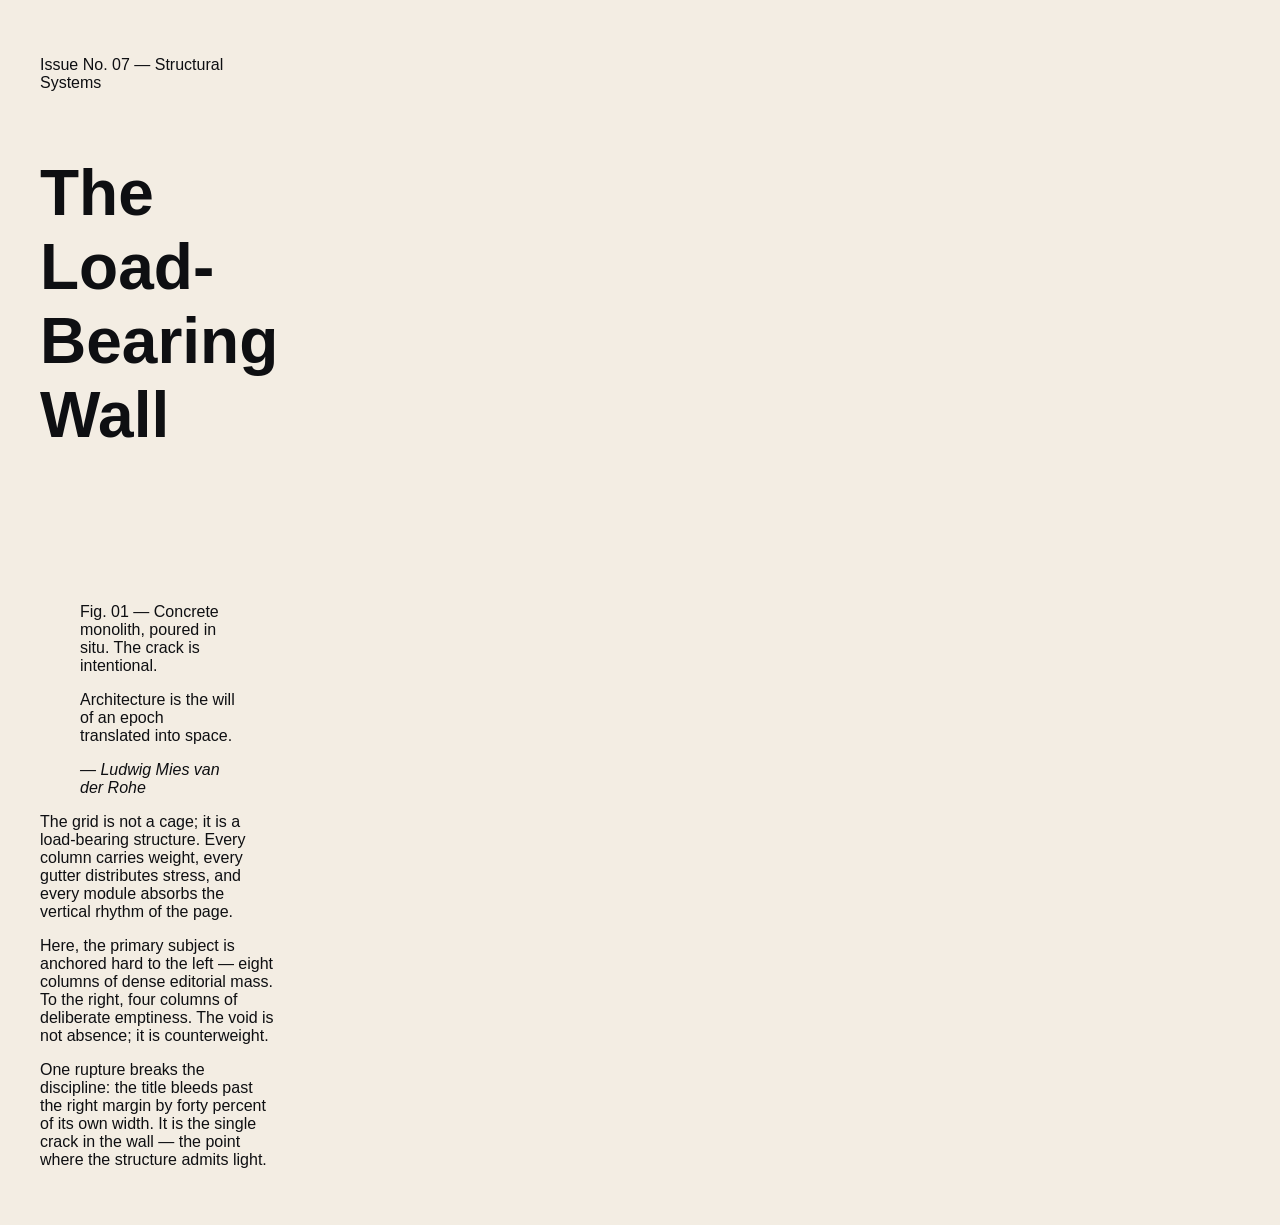
<file: 11_EDITORIAL_OS/05_IMPLEMENTACAO/design_system/output_brutalismo.html>
<!DOCTYPE html>
<html lang="en">
<head>
    <meta charset="UTF-8">
    <meta name="viewport" content="width=device-width, initial-scale=1.0">
    <title>Structural Rupture</title>
    <link rel="stylesheet" href="tokens.css">
    <style>
        /* CSS injetado temporariamente para a imagem de fundo aparecer, já que o Coder Agent separou a lógica visual */
        .bg-token-surface {
            background-image: url('https://images.unsplash.com/photo-1616422285623-146698dc96a5?q=80&w=1080&auto=format&fit=crop');
            background-size: cover;
            background-position: center;
        }
        
        /* Implementação das classes estruturais presumidas pelo Coder Agent */
        .grid-12 {
            display: grid;
            grid-template-columns: repeat(12, 1fr);
            gap: 24px;
            padding: 40px;
        }
        .col-span-8 { grid-column: span 8; }
        .col-start-1 { grid-column-start: 1; }
        .col-span-4 { grid-column: span 4; }
        .col-start-9 { grid-column-start: 9; }
        
        .aspect-ratio-4-3 {
            aspect-ratio: 4 / 3;
            width: 100%;
            display: block;
        }
        
        body {
            background-color: var(--color-base-offwhite, #F3EDE3);
            color: var(--color-base-black, #0E0F12);
            font-family: var(--font-secondary, 'Inter', sans-serif);
            margin: 0;
        }
        h1.display-title {
            font-family: var(--font-primary, 'Space Grotesk', sans-serif);
            font-size: var(--font-size-h2, 4rem);
            margin-bottom: 2rem;
        }
    </style>
</head>
<body>
    <main class="grid-12">
        <!-- Primary Subject Block: Locked to Left 8 Columns -->
        <section class="col-span-8 col-start-1">
            <article class="modular-baseline-96">
                <header class="block-margin-bottom">
                    <p class="eyebrow">Issue No. 07 — Structural Systems</p>
                    <h1 class="display-title overflow-bleed-40">The Load-Bearing Wall</h1>
                </header>

                <figure class="figure-block">
                    <div class="aspect-ratio-4-3 bg-token-surface"></div>
                    <figcaption class="caption-caption">Fig. 01 — Concrete monolith, poured in situ. The crack is intentional.</figcaption>       
                </figure>

                <blockquote class="pull-quote">
                    <p>Architecture is the will of an epoch translated into space.</p>
                    <cite class="cite-source">— Ludwig Mies van der Rohe</cite>
                </blockquote>

                <div class="body-copy">
                    <p class="lead-paragraph">The grid is not a cage; it is a load-bearing structure. Every column carries weight, every gutter distributes stress, and every module absorbs the vertical rhythm of the page.</p>
                    <p>Here, the primary subject is anchored hard to the left — eight columns of dense editorial mass. To the right, four columns of deliberate emptiness. The void is not absence; it is counterweight.</p>
                    <p>One rupture breaks the discipline: the title bleeds past the right margin by forty percent of its own width. It is the single crack in the wall — the point where the structure admits light.</p>
                </div>
            </article>
        </section>

        <!-- Aggressive Negative-Space Void: Right 4 Columns -->
        <aside class="col-span-4 col-start-9 void-zone">
            <div class="void-marker"></div>
        </aside>
    </main>
</body>
</html>
</file>
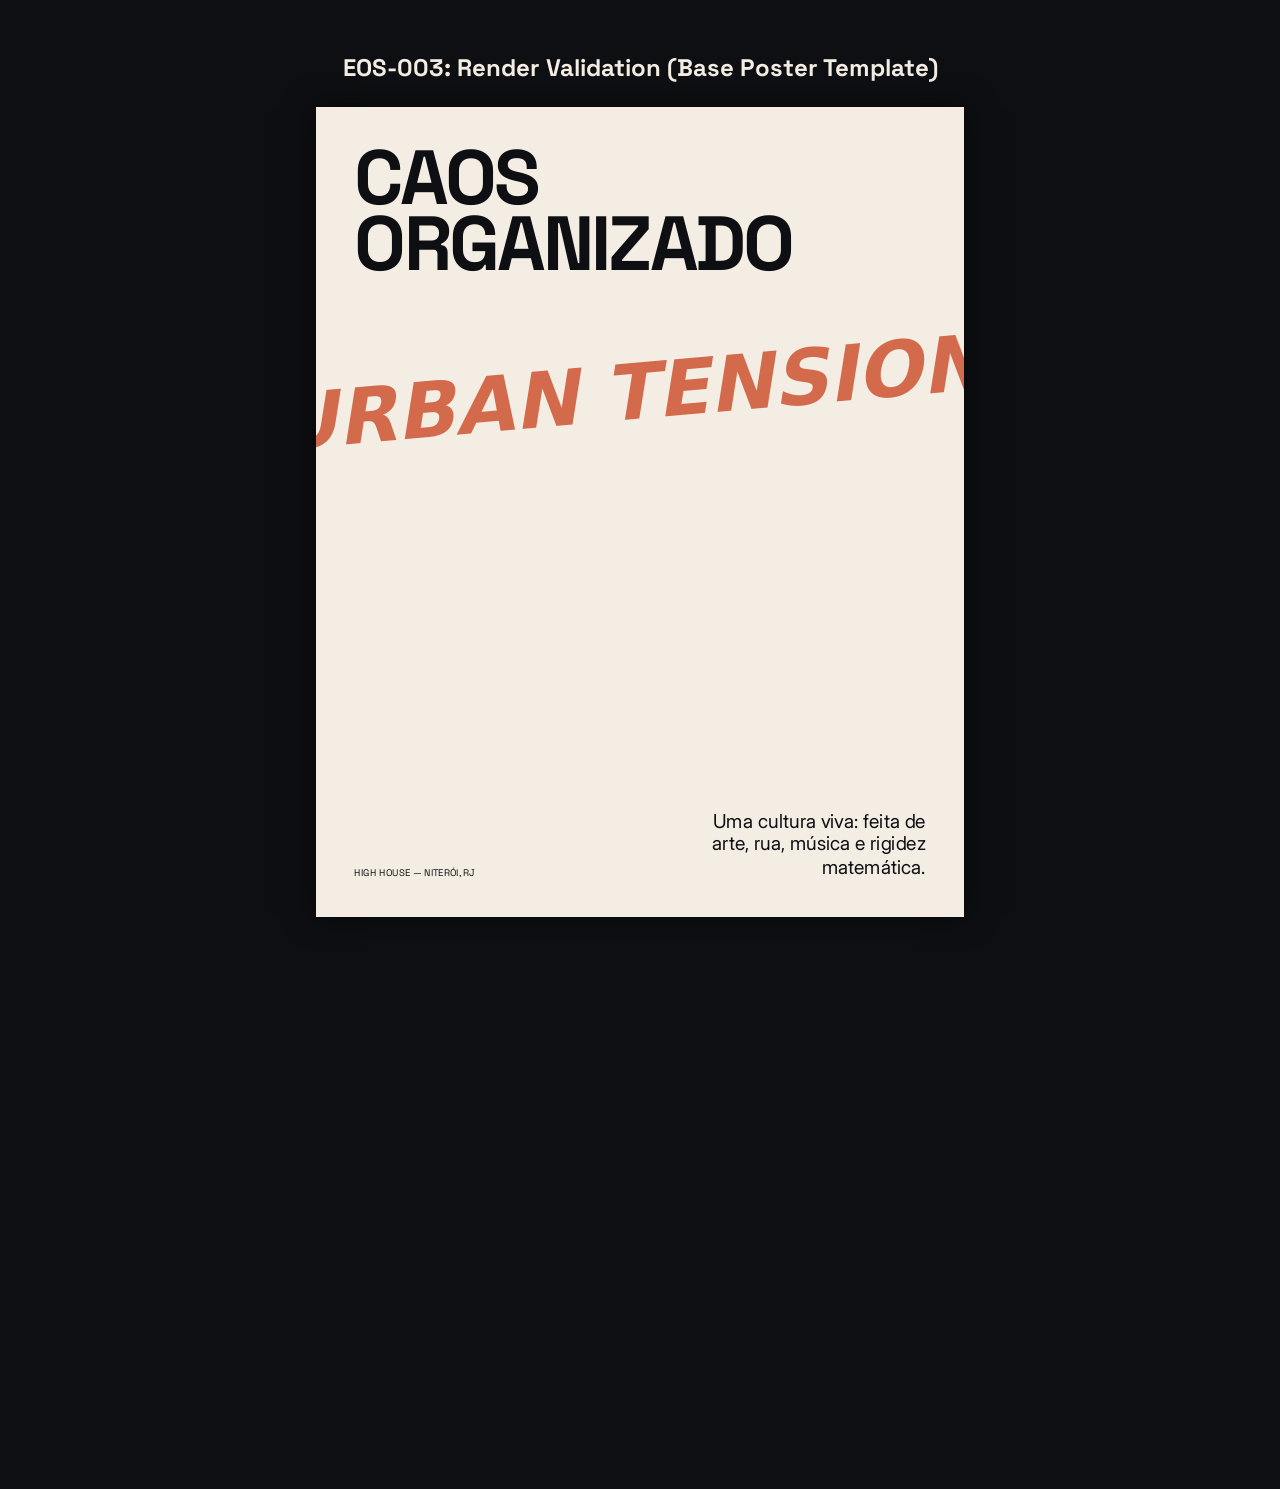
<file: 11_EDITORIAL_OS/05_IMPLEMENTACAO/design_system/render_test.html>
<!DOCTYPE html>
<html lang="en">
<head>
    <meta charset="UTF-8">
    <meta name="viewport" content="width=device-width, initial-scale=1.0">
    <title>EOS-002: Token Render Validation</title>
    <!-- Importando fontes baseadas nos tokens (Space Grotesk e Inter) -->
    <link rel="preconnect" href="https://fonts.googleapis.com">
    <link rel="preconnect" href="https://fonts.gstatic.com" crossorigin>
    <link href="https://fonts.googleapis.com/css2?family=Inter:wght@400;800&family=Space+Grotesk:wght@400;800&display=swap" rel="stylesheet">
    
    <link rel="stylesheet" href="tokens.css">
    
    <style>
        /* 
         * ESTE NÃO É UM COMPONENTE DO DESIGN SYSTEM. 
         * É apenas uma folha de estilo de calibração para forçar a renderização
         * das variáveis e garantir que o CSS parses corretamente no browser.
         */
        body {
            background-color: var(--color-base-black);
            color: var(--color-base-offwhite);
            font-family: var(--font-secondary);
            display: flex;
            flex-direction: column;
            align-items: center;
            padding: var(--spacing-base);
            min-height: 100vh;
        }
        
        h2 {
            font-family: var(--font-primary);
            font-weight: var(--font-weight-heavy);
            margin-bottom: var(--spacing-base);
        }
        
        iframe {
            width: 1080px;
            height: 1350px;
            border: none;
            transform: scale(0.6); /* Escala para caber na maioria dos monitores na horizontal */
            transform-origin: top center;
            box-shadow: 0 0 50px rgba(0,0,0,0.5);
        }
    </style>
</head>
<body>

    <h2>EOS-003: Render Validation (Base Poster Template)</h2>
    
    <iframe src="templates/base-poster.html" title="Base Poster Preview"></iframe>

</body>
</html>
</file>
<file: apresentacao-v2/css/style.css>
/* ============================================================
   HIGH HOUSE — apresentacao-v2
   Estética: caderno de projeto · journal · editorial
   ============================================================ */

@import url('https://fonts.googleapis.com/css2?family=DM+Serif+Display:ital@0;1&family=Inter:wght@300;400;500&family=DM+Mono:wght@400;500&display=swap');

/* ============================================================
   TOKENS
   ============================================================ */
:root {
  --color-bg-dark:     #0e0e0e;
  --color-bg-dim:      #141414;
  --color-bg-card:     #1a1a1a;
  --color-bg-light:    #f5f2ec;
  --color-bg-white:    #faf8f4;

  --color-text-dark:   #e8e4dc;
  --color-text-muted:  #8a8278;
  --color-text-light:  #1a1814;
  --color-text-light2: #3d3a34;

  --color-accent:      #c8a96e;   /* dourado envelhecido */
  --color-accent-dim:  rgba(200, 169, 110, 0.15);

  --color-done:        #6a9a78;
  --color-next:        #c8a96e;
  --color-horizon:     #8a7e6e;

  --font-serif:   'DM Serif Display', Georgia, serif;
  --font-sans:    'Inter', system-ui, sans-serif;
  --font-mono:    'DM Mono', 'Courier New', monospace;

  --section-pad:  clamp(5rem, 10vw, 9rem);
  --inner-max:    780px;
  --ease-out:     cubic-bezier(0.16, 1, 0.3, 1);
}

/* ============================================================
   RESET & BASE
   ============================================================ */
*, *::before, *::after { box-sizing: border-box; margin: 0; padding: 0; }

html { scroll-behavior: smooth; font-size: 16px; }

body {
  background: var(--color-bg-dark);
  color: var(--color-text-dark);
  font-family: var(--font-sans);
  font-weight: 300;
  line-height: 1.7;
  -webkit-font-smoothing: antialiased;
  overflow-x: hidden;
}

/* ============================================================
   NAV LATERAL
   ============================================================ */
.side-nav {
  position: fixed;
  right: 1.5rem;
  top: 50%;
  transform: translateY(-50%);
  z-index: 100;
  display: flex;
  flex-direction: column;
  gap: 0.6rem;
}

.side-nav__item {
  width: 6px;
  height: 6px;
  border-radius: 50%;
  background: var(--color-text-muted);
  opacity: 0.4;
  transition: opacity 0.3s, background 0.3s, transform 0.3s;
  position: relative;
  cursor: pointer;
  text-decoration: none;
}

.side-nav__item::before {
  content: attr(data-label);
  position: absolute;
  right: calc(100% + 0.7rem);
  top: 50%;
  transform: translateY(-50%);
  white-space: nowrap;
  font-family: var(--font-mono);
  font-size: 0.6rem;
  letter-spacing: 0.08em;
  color: var(--color-accent);
  opacity: 0;
  pointer-events: none;
  transition: opacity 0.2s;
}

.side-nav__item:hover::before,
.side-nav__item.is-active::before { opacity: 1; }

.side-nav__item.is-active {
  background: var(--color-accent);
  opacity: 1;
  transform: scale(1.5);
}

.side-nav__item:hover {
  opacity: 0.8;
}

/* ============================================================
   SECTIONS
   ============================================================ */
.section {
  padding: var(--section-pad) clamp(1.5rem, 5vw, 4rem);
  position: relative;
}

.section--dark  { background: var(--color-bg-dark); }
.section--dim   { background: var(--color-bg-dim); }
.section--light { background: var(--color-bg-light); color: var(--color-text-light); }
.section--cover { background: var(--color-bg-dark); overflow: hidden; min-height: 100vh; display: flex; align-items: center; }
.section--final { min-height: 100vh; }

.section__inner {
  max-width: var(--inner-max);
  margin: 0 auto;
}

.section__label {
  display: block;
  font-family: var(--font-mono);
  font-size: 0.68rem;
  letter-spacing: 0.14em;
  text-transform: uppercase;
  color: var(--color-accent);
  margin-bottom: 2rem;
}

.section--light .section__label { color: var(--color-accent); filter: brightness(0.75); }

.section__heading {
  font-family: var(--font-serif);
  font-size: clamp(1.8rem, 4vw, 3rem);
  line-height: 1.2;
  font-weight: 400;
  margin-bottom: 2rem;
}

.section--dark .section__heading,
.section--dim  .section__heading { color: var(--color-text-dark); }
.section--light .section__heading { color: var(--color-text-light); }

.section__body {
  font-size: 1.05rem;
  line-height: 1.8;
  margin-bottom: 2.5rem;
  max-width: 58ch;
}

.section--dark .section__body  { color: var(--color-text-muted); }
.section--light .section__body { color: var(--color-text-light2); }

.section__note {
  font-family: var(--font-mono);
  font-size: 0.78rem;
  letter-spacing: 0.04em;
  line-height: 1.6;
  margin-top: 3rem;
  padding-top: 1.5rem;
  border-top: 1px solid;
}

.section--dark .section__note  { border-color: rgba(255,255,255,0.08); color: var(--color-text-muted); }
.section--dim .section__note   { border-color: rgba(255,255,255,0.08); color: var(--color-text-muted); }
.section--light .section__note { border-color: rgba(0,0,0,0.1); color: var(--color-text-light2); }

/* ============================================================
   COVER / ABERTURA
   ============================================================ */
.cover__noise {
  position: absolute;
  inset: 0;
  background-image: url("data:image/svg+xml,%3Csvg viewBox='0 0 256 256' xmlns='http://www.w3.org/2000/svg'%3E%3Cfilter id='n'%3E%3CfeTurbulence type='fractalNoise' baseFrequency='0.9' numOctaves='4' stitchTiles='stitch'/%3E%3C/filter%3E%3Crect width='100%25' height='100%25' filter='url(%23n)' opacity='0.04'/%3E%3C/svg%3E");
  background-size: 200px;
  pointer-events: none;
  opacity: 0.4;
}

.cover__content {
  max-width: var(--inner-max);
  margin: 0 auto;
  position: relative;
  z-index: 1;
  width: 100%;
  padding: 0 clamp(1.5rem, 5vw, 4rem);
}

.cover__tag {
  display: block;
  font-family: var(--font-mono);
  font-size: 0.65rem;
  letter-spacing: 0.18em;
  text-transform: uppercase;
  color: var(--color-accent);
  margin-bottom: 2.5rem;
}

.cover__title {
  font-family: var(--font-serif);
  font-size: clamp(4.5rem, 14vw, 10rem);
  line-height: 0.9;
  font-weight: 400;
  letter-spacing: -0.02em;
  color: var(--color-text-dark);
  margin-bottom: 2.5rem;
}

.cover__sub {
  font-size: clamp(1rem, 2vw, 1.2rem);
  line-height: 1.7;
  color: var(--color-text-muted);
  margin-bottom: 2.5rem;
}

.cover__sub em {
  font-style: italic;
  font-family: var(--font-serif);
  color: var(--color-text-dark);
  font-size: 1.1em;
}

.cover__line {
  width: 3rem;
  height: 1px;
  background: var(--color-accent);
  margin-bottom: 1.5rem;
}

.cover__note {
  font-size: 0.9rem;
  color: var(--color-text-muted);
  line-height: 1.8;
  font-style: italic;
}

.cover__scroll {
  position: absolute;
  bottom: 2.5rem;
  left: 50%;
  transform: translateX(-50%);
  display: flex;
  flex-direction: column;
  align-items: center;
  gap: 0.5rem;
}

.cover__scroll-line {
  width: 1px;
  height: 50px;
  background: linear-gradient(to bottom, var(--color-accent), transparent);
  animation: scrollPulse 2s ease-in-out infinite;
}

@keyframes scrollPulse {
  0%, 100% { opacity: 0.3; transform: scaleY(1); }
  50%       { opacity: 0.8; transform: scaleY(1.1); }
}

/* ============================================================
   WORD TAGS
   ============================================================ */
.tags-block {
  display: flex;
  flex-wrap: wrap;
  gap: 0.6rem;
  margin: 2rem 0;
}

.tag {
  font-family: var(--font-mono);
  font-size: 0.72rem;
  letter-spacing: 0.08em;
  text-transform: uppercase;
  padding: 0.4rem 0.9rem;
  border: 1px solid rgba(200, 169, 110, 0.3);
  color: var(--color-accent);
  border-radius: 2px;
  transition: background 0.2s, border-color 0.2s;
}

.tag:hover {
  background: var(--color-accent-dim);
  border-color: var(--color-accent);
}

/* ============================================================
   PULL QUOTE
   ============================================================ */
.pull-quote {
  border-left: 2px solid var(--color-accent);
  padding: 0.5rem 0 0.5rem 1.5rem;
  margin-top: 2.5rem;
  font-family: var(--font-serif);
  font-size: 1.25rem;
  font-style: italic;
  line-height: 1.5;
  color: var(--color-text-light);
}

/* ============================================================
   STORY BLOCK
   ============================================================ */
.story-block {
  display: flex;
  flex-direction: column;
  gap: 1.2rem;
  margin-bottom: 3rem;
}

.story-block p {
  font-size: 1.05rem;
  line-height: 1.8;
  color: var(--color-text-muted);
}

.story-block p:first-child {
  font-size: 1.15rem;
  color: var(--color-text-dark);
}

/* ============================================================
   DISTINCTION
   ============================================================ */
.distinction {
  display: grid;
  grid-template-columns: 1fr auto 1fr;
  gap: 1.5rem;
  align-items: center;
  padding: 2rem;
  background: rgba(255,255,255,0.03);
  border: 1px solid rgba(255,255,255,0.06);
  border-radius: 4px;
}

.distinction__item { display: flex; flex-direction: column; gap: 0.5rem; }
.distinction__divider {
  font-size: 1.5rem;
  color: var(--color-accent);
  opacity: 0.5;
}

.distinction__not,
.distinction__is {
  display: inline-block;
  font-family: var(--font-mono);
  font-size: 0.6rem;
  letter-spacing: 0.12em;
  text-transform: uppercase;
  padding: 0.2rem 0.5rem;
  border-radius: 2px;
  margin-bottom: 0.3rem;
  width: fit-content;
}

.distinction__not { background: rgba(255,80,80,0.08); color: rgba(255,120,120,0.7); }
.distinction__is  { background: rgba(200,169,110,0.1); color: var(--color-accent); }

.distinction__item p {
  font-size: 0.9rem;
  line-height: 1.6;
  color: var(--color-text-muted);
  font-style: italic;
}

@media (max-width: 600px) {
  .distinction {
    grid-template-columns: 1fr;
    text-align: center;
  }
  .distinction__divider { text-align: center; }
  .distinction__not, .distinction__is { margin: 0 auto; }
}

/* ============================================================
   FINDINGS GRID
   ============================================================ */
.findings-grid {
  display: grid;
  grid-template-columns: 1fr 1fr;
  gap: 0;
  border: 1px solid rgba(0,0,0,0.12);
}

@media (max-width: 600px) {
  .findings-grid { grid-template-columns: 1fr; }
}

.finding {
  padding: 2rem;
  border-right: 1px solid rgba(0,0,0,0.1);
  border-bottom: 1px solid rgba(0,0,0,0.1);
  transition: background 0.2s;
}

.finding:hover { background: rgba(0,0,0,0.03); }

.finding:nth-child(2n) { border-right: none; }

.finding__num {
  display: block;
  font-family: var(--font-mono);
  font-size: 0.65rem;
  letter-spacing: 0.12em;
  color: var(--color-accent);
  filter: brightness(0.75);
  margin-bottom: 0.75rem;
}

.finding__text {
  font-size: 0.92rem;
  line-height: 1.7;
  color: var(--color-text-light2);
}

/* ============================================================
   QUESTIONS LIST
   ============================================================ */
.questions-list {
  display: grid;
  grid-template-columns: 1fr 1fr;
  gap: 2.5rem;
  margin-top: 2rem;
}

@media (max-width: 600px) {
  .questions-list { grid-template-columns: 1fr; }
}

.question-group { }

.question-group__title {
  display: block;
  font-family: var(--font-mono);
  font-size: 0.65rem;
  letter-spacing: 0.14em;
  text-transform: uppercase;
  color: var(--color-text-muted);
  margin-bottom: 0.8rem;
  padding-bottom: 0.5rem;
  border-bottom: 1px solid rgba(255,255,255,0.07);
}

.question-group ul {
  list-style: none;
  display: flex;
  flex-direction: column;
  gap: 0.5rem;
}

.question-group li {
  font-size: 0.9rem;
  color: var(--color-text-muted);
  padding-left: 1rem;
  position: relative;
}

.question-group li::before {
  content: '—';
  position: absolute;
  left: 0;
  color: var(--color-accent);
  opacity: 0.5;
  font-size: 0.8rem;
}

/* ============================================================
   TIMELINE
   ============================================================ */
.timeline {
  position: relative;
  display: flex;
  flex-direction: column;
  gap: 0;
  margin: 2.5rem 0;
}

.timeline::before {
  content: '';
  position: absolute;
  left: 9px;
  top: 8px;
  bottom: 8px;
  width: 1px;
  background: linear-gradient(to bottom,
    var(--color-done) 0%,
    var(--color-done) 15%,
    var(--color-next) 15%,
    var(--color-next) 28%,
    rgba(255,255,255,0.12) 28%,
    rgba(255,255,255,0.12) 100%
  );
}

.timeline__item {
  display: grid;
  grid-template-columns: 20px 1fr;
  gap: 1.5rem;
  padding-bottom: 2.5rem;
  position: relative;
}

.timeline__item:last-child { padding-bottom: 0; }

.timeline__marker {
  width: 20px;
  height: 20px;
  border-radius: 50%;
  border: 2px solid rgba(255,255,255,0.15);
  background: var(--color-bg-dark);
  position: relative;
  z-index: 1;
  flex-shrink: 0;
  margin-top: 0.15rem;
  transition: border-color 0.3s, background 0.3s;
}

.timeline__item--done .timeline__marker {
  border-color: var(--color-done);
  background: var(--color-done);
  box-shadow: 0 0 0 4px rgba(106, 154, 120, 0.15);
}

.timeline__item--next .timeline__marker {
  border-color: var(--color-next);
  background: transparent;
  box-shadow: 0 0 0 4px rgba(200, 169, 110, 0.12);
}

.timeline__item--horizon .timeline__marker {
  border-color: var(--color-horizon);
  border-style: dashed;
}

.timeline__content {}

.timeline__phase {
  display: block;
  font-family: var(--font-mono);
  font-size: 0.6rem;
  letter-spacing: 0.14em;
  text-transform: uppercase;
  color: var(--color-accent);
  margin-bottom: 0.3rem;
}

.timeline__title {
  font-family: var(--font-serif);
  font-size: 1.2rem;
  font-weight: 400;
  color: var(--color-text-dark);
  margin-bottom: 0.4rem;
}

.timeline__item--done .timeline__title { color: var(--color-done); }
.timeline__item--horizon .timeline__title { color: var(--color-horizon); }

.timeline__desc {
  font-size: 0.88rem;
  line-height: 1.6;
  color: var(--color-text-muted);
}

.timeline__princípio {
  font-family: var(--font-mono);
  font-size: 0.75rem;
  letter-spacing: 0.06em;
  color: var(--color-text-muted);
  padding-top: 1.5rem;
  border-top: 1px solid rgba(255,255,255,0.07);
  font-style: italic;
}

/* ============================================================
   REFS GRID
   ============================================================ */
.refs-grid {
  display: grid;
  grid-template-columns: 1fr 1fr;
  gap: 1.5rem;
  margin-top: 2rem;
}

@media (max-width: 660px) {
  .refs-grid { grid-template-columns: 1fr; }
}

.ref-card {
  background: var(--color-bg-white);
  border: 1px solid rgba(0,0,0,0.1);
  padding: 2rem;
  display: flex;
  flex-direction: column;
  gap: 1.5rem;
  transition: box-shadow 0.2s;
}

.ref-card:hover {
  box-shadow: 0 4px 24px rgba(0,0,0,0.07);
}

.ref-card__header {
  display: flex;
  align-items: baseline;
  justify-content: space-between;
  gap: 1rem;
  padding-bottom: 1rem;
  border-bottom: 1px solid rgba(0,0,0,0.08);
}

.ref-card__name {
  font-family: var(--font-serif);
  font-size: 1.4rem;
  font-weight: 400;
  color: var(--color-text-light);
}

.ref-card__origin {
  font-family: var(--font-mono);
  font-size: 0.6rem;
  letter-spacing: 0.1em;
  color: var(--color-text-muted);
  text-transform: uppercase;
  flex-shrink: 0;
}

.ref-card__section { display: flex; flex-direction: column; gap: 0.4rem; }

.ref-card__label {
  display: block;
  font-family: var(--font-mono);
  font-size: 0.6rem;
  letter-spacing: 0.14em;
  text-transform: uppercase;
  color: var(--color-text-muted);
}

.ref-card__label--learned { color: #4a8a5a; }
.ref-card__label--not     { color: #a06040; }

.ref-card__section p {
  font-size: 0.88rem;
  line-height: 1.65;
  color: var(--color-text-light2);
}

/* ============================================================
   SECTION FINAL
   ============================================================ */
.final__inner {
  padding: 0 clamp(1.5rem, 5vw, 4rem);
  width: 100%;
}

.final__heading {
  font-family: var(--font-serif);
  font-size: clamp(2rem, 5vw, 3.5rem);
  font-weight: 400;
  line-height: 1.2;
  color: var(--color-text-dark);
  margin: 2rem 0 3rem;
}

.final__heading em {
  font-style: italic;
  color: var(--color-accent);
}

.status-list {
  display: flex;
  flex-direction: column;
  gap: 0.8rem;
  margin-bottom: 3rem;
}

.status-item {
  display: flex;
  align-items: flex-start;
  gap: 1rem;
  padding: 1.1rem 1.4rem;
  border-radius: 3px;
  background: rgba(255,255,255,0.03);
  border: 1px solid rgba(255,255,255,0.05);
}

.status-item--done {
  border-color: rgba(106, 154, 120, 0.2);
  background: rgba(106, 154, 120, 0.04);
}

.status-item--next {
  border-color: rgba(200, 169, 110, 0.3);
  background: rgba(200, 169, 110, 0.05);
}

.status-check {
  font-family: var(--font-mono);
  font-size: 0.75rem;
  color: var(--color-done);
  flex-shrink: 0;
  margin-top: 0.15rem;
}

.status-arrow {
  font-size: 0.9rem;
  color: var(--color-next);
  flex-shrink: 0;
  margin-top: 0.1rem;
}

.status-item p {
  font-size: 0.9rem;
  line-height: 1.6;
  color: var(--color-text-muted);
}

.status-item--next p { color: var(--color-text-dark); }
.status-item--next p strong { color: var(--color-next); }

.final__closing {
  margin-top: 3rem;
  padding-top: 2rem;
  display: flex;
  flex-direction: column;
  gap: 1.2rem;
}

.final__phrase {
  font-family: var(--font-serif);
  font-size: clamp(1.1rem, 2.5vw, 1.4rem);
  line-height: 1.5;
  font-style: italic;
  color: var(--color-text-muted);
}

.final__sig {
  font-family: var(--font-mono);
  font-size: 0.65rem;
  letter-spacing: 0.14em;
  text-transform: uppercase;
  color: var(--color-text-muted);
  opacity: 0.5;
}

/* ============================================================
   REVEAL ANIMATIONS
   ============================================================ */
.reveal {
  opacity: 0;
  transform: translateY(20px);
  transition: opacity 0.7s var(--ease-out), transform 0.7s var(--ease-out);
}

.reveal.is-visible {
  opacity: 1;
  transform: translateY(0);
}

.reveal[data-delay="1"] { transition-delay: 0.1s; }
.reveal[data-delay="2"] { transition-delay: 0.2s; }
.reveal[data-delay="3"] { transition-delay: 0.35s; }
.reveal[data-delay="4"] { transition-delay: 0.5s; }

/* ============================================================
   RESPONSIVE
   ============================================================ */
@media (max-width: 768px) {
  .side-nav { display: none; }

  .cover__content { padding: 0; }

  .distinction {
    gap: 1rem;
    padding: 1.5rem;
  }
}

@media (max-width: 480px) {
  :root { --section-pad: 4rem; }

  .cover__title { letter-spacing: -0.03em; }
}
</file>
<file: apresentacao/css/style.css>
/* ==========================================================
   HIGH HOUSE — Brand Deck
   Identidade Visual Mínima Viável (MVP Visual)
   Paleta, tipografia e regras conforme Mini Manual Visual.
   ========================================================== */

/* --- 1. Design Tokens --- */
:root {
  --c-dark: #0E0F12;
  --c-dark-elevated: #161720;
  --c-dark-surface: #1e1f2a;
  --c-light: #F3EDE3;
  --c-light-surface: #e9e2d6;

  --c-accent-1: #D46A4C;
  --c-accent-2: #7467E6;
  --c-accent-3: #36C2A6;
  --c-accent-4: #C8B59C;

  --c-neutral: #C8B59C;
  --c-text-on-dark: #F3EDE3;
  --c-text-on-dark-muted: #8a8494;
  --c-text-on-light: #0E0F12;
  --c-text-on-light-muted: #6b6578;

  --f-display: 'Space Grotesk', system-ui, -apple-system, 'Segoe UI', sans-serif;
  --f-body: 'Inter', system-ui, -apple-system, 'Segoe UI', sans-serif;

  --s-xs: 0.5rem;
  --s-sm: 1rem;
  --s-md: 2rem;
  --s-lg: 4rem;
  --s-xl: 6rem;

  --ease-out-expo: cubic-bezier(0.16, 1, 0.3, 1);
  --t-reveal: 0.9s var(--ease-out-expo);
  --t-fast: 0.3s ease;

  --section-px: clamp(1.5rem, 5vw, 6rem);
  --section-py: clamp(4rem, 10vh, 8rem);
  --content-max: 900px;
}


/* --- 2. Reset & Base --- */
*, *::before, *::after { margin: 0; padding: 0; box-sizing: border-box; }

html {
  scroll-behavior: smooth;
  -webkit-font-smoothing: antialiased;
  -moz-osx-font-smoothing: grayscale;
  font-size: 16px;
}

body {
  font-family: var(--f-body);
  font-weight: 400;
  line-height: 1.6;
  color: var(--c-text-on-dark);
  background-color: var(--c-dark);
  overflow-x: hidden;
}

img { max-width: 100%; display: block; }
a { color: inherit; text-decoration: none; }
button { border: none; background: none; cursor: pointer; font: inherit; color: inherit; }
::selection { background: var(--c-accent-1); color: var(--c-dark); }


/* --- 3. Typography --- */
h1, h2, h3 {
  font-family: var(--f-display);
  font-weight: 700;
  line-height: 1.1;
  letter-spacing: -0.02em;
}

.t-display-xl {
  font-family: var(--f-display);
  font-size: clamp(3.5rem, 10vw, 10rem);
  font-weight: 700;
  line-height: 0.88;
  letter-spacing: -0.05em;
}

.t-display-lg {
  font-family: var(--f-display);
  font-size: clamp(1.8rem, 4.5vw, 4.2rem);
  font-weight: 700;
  line-height: 1.08;
  letter-spacing: -0.03em;
}

.t-display-md {
  font-family: var(--f-display);
  font-size: clamp(1.4rem, 3vw, 2.6rem);
  font-weight: 600;
  line-height: 1.2;
  letter-spacing: -0.02em;
}

.t-display-sm {
  font-family: var(--f-display);
  font-size: clamp(1.1rem, 1.8vw, 1.6rem);
  font-weight: 500;
  line-height: 1.35;
}

.t-body-lg {
  font-size: clamp(1.05rem, 1.3vw, 1.25rem);
  line-height: 1.7;
}

.t-body {
  font-size: clamp(0.95rem, 1.1vw, 1.1rem);
  line-height: 1.7;
}

.t-small {
  font-size: clamp(0.75rem, 0.85vw, 0.85rem);
  line-height: 1.5;
}

.t-overline {
  font-family: var(--f-display);
  font-size: clamp(0.68rem, 0.78vw, 0.78rem);
  font-weight: 500;
  letter-spacing: 0.2em;
  text-transform: uppercase;
  opacity: 0.45;
}


/* --- 4. Section Layout --- */
.section {
  position: relative;
  min-height: 100vh;
  min-height: 100dvh;
  display: flex;
  flex-direction: column;
  justify-content: center;
  padding: var(--section-py) var(--section-px);
  overflow: hidden;
}

.section--dark { background-color: var(--c-dark); color: var(--c-text-on-dark); }
.section--dark-elevated { background-color: var(--c-dark-elevated); color: var(--c-text-on-dark); }
.section--light { background-color: var(--c-light); color: var(--c-text-on-light); }
.section--light .t-overline { opacity: 0.4; }

.section__inner {
  max-width: var(--content-max);
  width: 100%;
  margin: 0 auto;
  position: relative;
  z-index: 2;
}

.section__overline { margin-bottom: var(--s-md); }


/* --- 5. Progress Navigation --- */
.progress-nav {
  position: fixed;
  right: clamp(0.75rem, 2vw, 2rem);
  top: 50%;
  transform: translateY(-50%);
  z-index: 100;
  display: flex;
  flex-direction: column;
  align-items: center;
  gap: 10px;
  mix-blend-mode: difference;
}

.progress-nav__dot {
  width: 7px;
  height: 7px;
  border-radius: 50%;
  background: rgba(255, 255, 255, 0.2);
  transition: var(--t-fast);
  padding: 0;
  position: relative;
}

.progress-nav__dot::before {
  content: '';
  position: absolute;
  inset: -8px;
  border-radius: 50%;
}

.progress-nav__dot:hover {
  background: rgba(255, 255, 255, 0.6);
  transform: scale(1.5);
}

.progress-nav__dot.is-active {
  background: var(--c-accent-1);
  transform: scale(1.6);
  box-shadow: 0 0 12px rgba(212, 106, 76, 0.4);
}


/* --- 6. Reveal --- */
.reveal {
  opacity: 0;
  transform: translateY(28px);
  transition: opacity var(--t-reveal), transform var(--t-reveal);
}

.reveal.is-visible {
  opacity: 1;
  transform: translateY(0);
}

.reveal[data-delay="1"] { transition-delay: 0.1s; }
.reveal[data-delay="2"] { transition-delay: 0.2s; }
.reveal[data-delay="3"] { transition-delay: 0.3s; }
.reveal[data-delay="4"] { transition-delay: 0.4s; }
.reveal[data-delay="5"] { transition-delay: 0.5s; }
.reveal[data-delay="6"] { transition-delay: 0.6s; }
.reveal[data-delay="7"] { transition-delay: 0.7s; }


/* --- 7. Shared --- */
.deco-line {
  display: block;
  width: 40px;
  height: 1px;
  background: var(--c-neutral);
  opacity: 0.25;
  margin: var(--s-md) 0;
}
.section--light .deco-line { background: var(--c-text-on-light-muted); }
.deco-line--center { margin-left: auto; margin-right: auto; }

.section-transition {
  height: clamp(60px, 8vh, 120px);
  position: relative;
  z-index: 1;
}

.section-transition--dark-to-light {
  background: linear-gradient(to bottom, var(--c-dark), var(--c-light));
}

.section-transition--light-to-dark {
  background: linear-gradient(to bottom, var(--c-light-surface), var(--c-dark-elevated));
}


/* ========================================================
   SECTION STYLES
   ======================================================== */

/* --- 1. ABERTURA --- */
.hero {
  min-height: 100vh;
  min-height: 100dvh;
  align-items: center;
  text-align: center;
  padding-bottom: 6rem;
}

.hero__orb {
  position: absolute;
  border-radius: 50%;
  filter: blur(110px);
  opacity: 0;
  z-index: 0;
  animation: orbFadeIn 2.5s ease-out forwards, float 26s ease-in-out infinite;
  will-change: transform;
}

.hero__orb--1 {
  width: clamp(280px, 38vw, 500px);
  height: clamp(280px, 38vw, 500px);
  background: var(--c-accent-1);
  top: -12%;
  right: -10%;
  animation-delay: 0.4s, 0s;
}

.hero__orb--2 {
  width: clamp(200px, 25vw, 360px);
  height: clamp(200px, 25vw, 360px);
  background: var(--c-accent-2);
  bottom: 8%;
  left: -8%;
  animation-delay: 0.7s, -8s;
}

.hero__orb--3 {
  width: clamp(100px, 14vw, 180px);
  height: clamp(100px, 14vw, 180px);
  background: var(--c-accent-3);
  top: 40%;
  right: 18%;
  animation-delay: 1s, -15s;
}

.hero__title {
  opacity: 0;
  animation: fadeSlideUp 1.3s var(--ease-out-expo) 0.3s forwards;
  margin-bottom: var(--s-md);
}

.hero__line {
  opacity: 0;
  animation: fadeSlideUp 0.8s var(--ease-out-expo) 1s forwards;
}

.hero__tagline {
  opacity: 0;
  animation: fadeSlideUp 1s var(--ease-out-expo) 1.2s forwards;
  color: var(--c-text-on-dark-muted);
  max-width: 500px;
  margin: var(--s-md) auto var(--s-lg);
}

.hero__origin {
  opacity: 0;
  animation: fadeSlideUp 0.8s var(--ease-out-expo) 1.8s forwards;
  color: var(--c-text-on-dark-muted);
  letter-spacing: 0.15em;
}

.hero__scroll {
  position: absolute;
  bottom: 2.5rem;
  left: 50%;
  transform: translateX(-50%);
  display: flex;
  flex-direction: column;
  align-items: center;
  gap: 8px;
  opacity: 0;
  animation: fadeSlideUp 0.8s var(--ease-out-expo) 2.4s forwards;
  z-index: 2;
}

.hero__scroll-text {
  font-family: var(--f-display);
  font-size: 0.6rem;
  letter-spacing: 0.25em;
  text-transform: uppercase;
  opacity: 0.35;
}

.hero__scroll-line {
  width: 1px;
  height: 32px;
  background: linear-gradient(to bottom, var(--c-text-on-dark), transparent);
  opacity: 0.25;
  animation: scrollPulse 2.5s ease-in-out infinite;
}


/* --- 2. O QUE É --- */
.oque__lead {
  max-width: 700px;
  margin-bottom: var(--s-sm);
}

.oque__body {
  max-width: 650px;
  color: var(--c-text-on-dark-muted);
  margin-bottom: var(--s-lg);
}

.word-cloud {
  display: flex;
  flex-wrap: wrap;
  gap: clamp(0.5rem, 1.2vw, 1.2rem);
  align-items: baseline;
  margin-bottom: var(--s-md);
}

.word-cloud__item {
  font-family: var(--f-display);
  font-weight: 600;
  line-height: 1;
}

.word-cloud__item:nth-child(1) { font-size: clamp(1.6rem, 3.2vw, 3rem); color: var(--c-accent-3); }
.word-cloud__item:nth-child(2) { font-size: clamp(2rem, 4.5vw, 4rem); color: var(--c-accent-2); }
.word-cloud__item:nth-child(3) { font-size: clamp(1.4rem, 2.8vw, 2.4rem); color: var(--c-text-on-dark); opacity: 0.55; }
.word-cloud__item:nth-child(4) { font-size: clamp(1.8rem, 3.8vw, 3.4rem); color: var(--c-accent-1); }
.word-cloud__item:nth-child(5) { font-size: clamp(1.2rem, 2.2vw, 2rem); color: var(--c-text-on-dark); opacity: 0.4; }
.word-cloud__item:nth-child(6) { font-size: clamp(1.5rem, 3vw, 2.8rem); color: var(--c-accent-4); }

.oque__note {
  color: var(--c-text-on-dark-muted);
}


/* --- 3. O QUE DEFENDE --- */
.defende-section {
  background:
    radial-gradient(ellipse at 20% 50%, rgba(212, 106, 76, 0.05) 0%, transparent 50%),
    var(--c-dark);
}

.defende__lead {
  margin-bottom: var(--s-lg);
}

.valores__grid {
  display: flex;
  flex-direction: column;
  gap: clamp(0.4rem, 0.7vw, 0.6rem);
  margin-bottom: var(--s-lg);
}

.valor {
  padding: clamp(0.8rem, 1.2vw, 1.1rem) clamp(1rem, 1.5vw, 1.5rem);
  border-left: 2px solid rgba(243, 237, 227, 0.1);
  transition: border-color var(--t-fast);
}

.valor:hover { border-color: rgba(243, 237, 227, 0.3); }

.valor__name {
  font-family: var(--f-display);
  font-size: clamp(0.95rem, 1.15vw, 1.15rem);
  font-weight: 600;
  letter-spacing: 0.04em;
  margin-bottom: 0.15rem;
}

.valor__desc {
  color: var(--c-text-on-dark-muted);
  font-size: clamp(0.88rem, 0.95vw, 0.95rem);
}

.valor--destaque {
  border-left: 3px solid var(--c-accent-1);
  padding: clamp(1rem, 1.4vw, 1.4rem) clamp(1.2rem, 1.8vw, 1.8rem);
  background: rgba(212, 106, 76, 0.04);
  border-radius: 0 3px 3px 0;
}

.valor--destaque .valor__name {
  font-size: clamp(1.05rem, 1.3vw, 1.3rem);
  color: var(--c-accent-1);
}

.valor--destaque .valor__desc {
  color: var(--c-text-on-dark);
  opacity: 0.8;
}

.defende__posicao {
  padding-left: clamp(1.2rem, 1.8vw, 1.8rem);
  border-left: 1px solid rgba(212, 106, 76, 0.15);
}

.defende__posicao p {
  font-family: var(--f-display);
  font-size: clamp(0.88rem, 1.05vw, 1.02rem);
  font-weight: 500;
  color: var(--c-text-on-dark);
  opacity: 0.55;
  padding: 0.5rem 0;
  border-bottom: 1px solid rgba(255, 255, 255, 0.04);
  font-style: italic;
}

.defende__posicao p:last-child { border-bottom: none; }


/* --- 4. PARA ONDE QUER IR --- */
.visao-section {
  min-height: auto;
  padding-top: var(--s-xl);
  padding-bottom: var(--s-xl);
}

.visao__lead { margin-bottom: var(--s-sm); }

.visao__body {
  max-width: 600px;
  color: var(--c-text-on-light-muted);
  margin-bottom: var(--s-lg);
}

.visao__caminho {
  display: flex;
  flex-direction: column;
  gap: clamp(0.5rem, 0.8vw, 0.8rem);
  margin-bottom: var(--s-xl);
}

.visao__etapa {
  display: flex;
  align-items: center;
  gap: var(--s-sm);
  padding: clamp(0.65rem, 0.9vw, 0.9rem) clamp(1rem, 1.4vw, 1.4rem);
  border-left: 3px solid var(--c-neutral);
  background: rgba(0, 0, 0, 0.03);
  border-radius: 0 4px 4px 0;
  transition: transform var(--t-fast);
}

.visao__etapa:hover { transform: translateX(4px); }

.visao__etapa:nth-child(1) { margin-left: 0;                             --stair-c: var(--c-neutral); border-color: var(--c-neutral); }
.visao__etapa:nth-child(2) { margin-left: clamp(0.8rem, 2.5vw, 2.5rem); --stair-c: var(--c-accent-3); border-color: var(--c-accent-3); }
.visao__etapa:nth-child(3) { margin-left: clamp(1.6rem, 5vw, 5rem);     --stair-c: var(--c-accent-2); border-color: var(--c-accent-2); }
.visao__etapa:nth-child(4) { margin-left: clamp(2.4rem, 7.5vw, 7.5rem); --stair-c: var(--c-accent-4); border-color: var(--c-accent-4); }
.visao__etapa:nth-child(5) { margin-left: clamp(3.2rem, 10vw, 10rem);   --stair-c: var(--c-accent-1); border-color: var(--c-accent-1); }

.visao__num {
  font-family: var(--f-display);
  font-size: clamp(1rem, 1.2vw, 1.2rem);
  font-weight: 700;
  color: var(--stair-c);
  min-width: 1.6rem;
  opacity: 0.5;
}

.visao__texto {
  font-size: clamp(0.88rem, 1vw, 1rem);
  color: var(--c-text-on-light);
}

.visao__etapa--destaque {
  background: rgba(212, 106, 76, 0.06);
}

.visao__etapa--destaque .visao__texto {
  font-weight: 600;
}

.visao__horizonte {
  text-align: center;
  padding-top: var(--s-md);
  border-top: 1px solid rgba(14, 15, 18, 0.08);
}

.visao__elementos {
  font-family: var(--f-display);
  font-size: clamp(0.95rem, 1.4vw, 1.35rem);
  font-weight: 500;
  line-height: 2;
  letter-spacing: 0.02em;
  margin-bottom: var(--s-md);
}

.visao__elementos .sep {
  color: var(--c-text-on-light-muted);
  margin: 0 0.2em;
  opacity: 0.3;
}

.visao__frase {
  color: var(--c-accent-1);
  font-style: italic;
  margin-bottom: var(--s-xs);
}

.visao__nota {
  color: var(--c-text-on-light-muted);
}


/* --- 5. O QUE FAZ PRIMEIRO --- */
.primeiro-section {
  background:
    radial-gradient(ellipse at 65% 40%, rgba(54, 194, 166, 0.04) 0%, transparent 45%),
    var(--c-dark-elevated);
}

.primeiro__lead { margin-bottom: var(--s-sm); }

.primeiro__body {
  max-width: 650px;
  color: var(--c-text-on-dark-muted);
  margin-bottom: var(--s-lg);
}

.primeiro__acoes {
  display: flex;
  flex-direction: column;
  gap: clamp(0.6rem, 1vw, 1rem);
  margin-bottom: var(--s-lg);
}

.primeiro__acao {
  display: flex;
  align-items: flex-start;
  gap: var(--s-sm);
  padding: clamp(1rem, 1.5vw, 1.5rem);
  background: var(--c-dark-surface);
  border-radius: 4px;
  border-left: 3px solid var(--c-accent-3);
  transition: transform var(--t-fast);
}

.primeiro__acao:hover { transform: translateX(4px); }

.primeiro__acao:nth-child(2) { border-color: var(--c-accent-1); }
.primeiro__acao:nth-child(3) { border-color: var(--c-accent-2); }

.primeiro__icon {
  font-size: 1rem;
  color: var(--c-accent-3);
  margin-top: 0.15rem;
  flex-shrink: 0;
}

.primeiro__acao:nth-child(2) .primeiro__icon { color: var(--c-accent-1); }
.primeiro__acao:nth-child(3) .primeiro__icon { color: var(--c-accent-2); }

.primeiro__acao h3 {
  font-family: var(--f-display);
  font-size: clamp(0.92rem, 1.05vw, 1.05rem);
  font-weight: 600;
  margin-bottom: 0.15rem;
}

.primeiro__acao p {
  color: var(--c-text-on-dark-muted);
  font-size: clamp(0.85rem, 0.92vw, 0.92rem);
}

.primeiro__nota {
  color: var(--c-text-on-dark-muted);
  font-style: italic;
}


/* --- 6. ONDE ESTÁ AGORA --- */
.agora-section {
  background:
    radial-gradient(ellipse at 40% 55%, rgba(116, 103, 230, 0.04) 0%, transparent 40%),
    var(--c-dark);
}

.agora__lead {
  margin-bottom: var(--s-lg);
}

.agora__estado {
  display: flex;
  flex-direction: column;
  gap: clamp(0.4rem, 0.6vw, 0.6rem);
  margin-bottom: var(--s-lg);
}

.agora__item {
  display: flex;
  align-items: flex-start;
  gap: 0.8rem;
  padding: clamp(0.6rem, 0.8vw, 0.8rem) clamp(0.8rem, 1.2vw, 1.2rem);
  border-radius: 4px;
  transition: transform var(--t-fast);
}

.agora__item:hover { transform: translateX(3px); }

.agora__item--feito {
  background: rgba(54, 194, 166, 0.03);
  border-left: 2px solid rgba(54, 194, 166, 0.25);
}

.agora__item--proximo {
  background: rgba(212, 106, 76, 0.05);
  border-left: 3px solid var(--c-accent-1);
  margin-top: var(--s-xs);
}

.agora__check {
  color: var(--c-accent-3);
  font-weight: 700;
  font-size: 0.9rem;
  margin-top: 0.1rem;
  flex-shrink: 0;
  opacity: 0.6;
}

.agora__arrow {
  color: var(--c-accent-1);
  font-weight: 700;
  font-size: 1rem;
  flex-shrink: 0;
}

.agora__item p {
  color: var(--c-text-on-dark-muted);
  font-size: clamp(0.88rem, 0.95vw, 0.95rem);
  line-height: 1.5;
}

.agora__item--proximo p {
  color: var(--c-text-on-dark);
}

.agora__item--proximo p strong {
  color: var(--c-accent-1);
  font-weight: 600;
}

.agora__fase {
  color: var(--c-text-on-dark-muted);
}

.agora__fase strong {
  color: var(--c-accent-4);
  font-weight: 600;
}


/* --- 7. CONVITE / FECHAMENTO --- */
.convite-section {
  text-align: center;
  align-items: center;
  min-height: 85vh;
  background:
    radial-gradient(ellipse at 50% 50%, rgba(212, 106, 76, 0.04) 0%, transparent 40%),
    radial-gradient(ellipse at 30% 70%, rgba(54, 194, 166, 0.03) 0%, transparent 35%),
    var(--c-dark);
}

.convite__intro {
  color: var(--c-text-on-dark-muted);
  margin-bottom: var(--s-sm);
}

.convite__pergunta {
  margin-bottom: var(--s-lg);
  max-width: 700px;
}

.convite__sub {
  color: var(--c-text-on-dark-muted);
  max-width: 500px;
  margin: 0 auto;
  line-height: 1.8;
}

.convite__sig {
  margin-top: var(--s-xl);
  font-family: var(--f-display);
  font-size: 0.68rem;
  letter-spacing: 0.18em;
  text-transform: uppercase;
  opacity: 0.18;
}


/* --- Keyframes --- */
@keyframes fadeSlideUp {
  from { opacity: 0; transform: translateY(24px); }
  to   { opacity: 1; transform: translateY(0); }
}

@keyframes orbFadeIn {
  from { opacity: 0; }
  to   { opacity: 0.18; }
}

@keyframes float {
  0%, 100% { transform: translate(0, 0) scale(1); }
  25%      { transform: translate(10px, -16px) scale(1.02); }
  50%      { transform: translate(-7px, 9px) scale(0.98); }
  75%      { transform: translate(5px, 12px) scale(1.01); }
}

@keyframes scrollPulse {
  0%, 100% { opacity: 0.25; transform: scaleY(1); }
  50%      { opacity: 0.08; transform: scaleY(0.5); transform-origin: top; }
}


/* --- Responsive — Tablet --- */
@media (max-width: 900px) {
  .visao__etapa:nth-child(2) { margin-left: 0.7rem; }
  .visao__etapa:nth-child(3) { margin-left: 1.4rem; }
  .visao__etapa:nth-child(4) { margin-left: 2.1rem; }
  .visao__etapa:nth-child(5) { margin-left: 2.8rem; }

  .progress-nav { gap: 7px; }
  .progress-nav__dot { width: 6px; height: 6px; }
}


/* --- Responsive — Mobile --- */
@media (max-width: 600px) {
  :root { --section-py: clamp(3rem, 8vh, 5rem); }

  .hero { padding-bottom: 5rem; }

  .word-cloud { gap: 0.4rem 0.6rem; }

  .visao__etapa:nth-child(1),
  .visao__etapa:nth-child(2),
  .visao__etapa:nth-child(3),
  .visao__etapa:nth-child(4),
  .visao__etapa:nth-child(5) { margin-left: 0; }

  .progress-nav { display: none; }
}


/* --- Reduced Motion --- */
@media (prefers-reduced-motion: reduce) {
  *, *::before, *::after {
    animation-duration: 0.01ms !important;
    animation-iteration-count: 1 !important;
    transition-duration: 0.01ms !important;
  }

  html { scroll-behavior: auto; }
  .reveal { opacity: 1; transform: none; }
  .hero__orb { opacity: 0.1; }

  .hero__title,
  .hero__line,
  .hero__tagline,
  .hero__origin,
  .hero__scroll { opacity: 1; }
}
</file>
<file: 11_EDITORIAL_OS/05_IMPLEMENTACAO/design_system/tokens.css>
/* 
 * HIGH HOUSE DESIGN SYSTEM - BASE TOKENS (EOS-002)
 * Single Source of Truth (SSOT) para toda a estilização visual do sistema.
 * 
 * NENHUMA inferência de cor ou espaçamento que não esteja documentada
 * no `03.1_DESIGN_SYSTEM_SPECIFICATION.md` é permitida neste arquivo.
 */

:root {
  /* =========================================================================
   * 1. COLORS 
   * [Ref: 03.1_DESIGN_SYSTEM_SPECIFICATION.md - Bloco 2, Item 12 (Color Philosophy)]
   * ========================================================================= */
  
  /* Cores Base (Explicitamente documentadas) */
  --color-base-black: #0E0F12;      /* "Preto Profundo" - O asfalto */
  --color-base-offwhite: #F3EDE3;   /* "Off-White Quente" - A tela em branco */
  
  /* Cores de Apoio (Acentos e Expressão - Ref: identidade-visual-minima-viavel.md V2) */
  --color-accent-terracotta: #D46A4C; /* Acento pontual */
  --color-accent-lilac: #7467E6;      /* Atmosfera densa */
  --color-accent-teal: #36C2A6;       /* Pequenos acentos */
  --color-neutral-sand: #C8B59C;      /* Textos secundários neutros */

  /* =========================================================================
   * 2. TYPOGRAPHY
   * [Ref: 03.1_DESIGN_SYSTEM_SPECIFICATION.md - Bloco 2, Item 11 (Typography Philosophy)]
   * ========================================================================= */
  
  /* Font Families */
  --font-primary: 'Space Grotesk', sans-serif; /* "A Estrutura" (Brutalismo, Títulos) */
  --font-secondary: 'Inter', sans-serif;       /* "O Corpo" (Leitura ininterrupta, Técnica) */
  --font-experimental: system-ui, sans-serif;  /* "A Intervenção" (Marcador para tipografia de Xarpi/Imagem) */
  
  /* Escala Tipográfica - "Contraste dramático" (Item 8) */
  --font-size-xs: 0.75rem;     /* "Textos minúsculos técnicos espremidos no canto" */
  --font-size-body: 1rem;      /* Leitura base */
  --font-size-h3: 2rem;
  --font-size-h2: 4rem;
  --font-size-h1-colossal: 8rem; /* "Explosões cromáticas e de escala", "Gigante" */
  
  /* Pesos - "Jamais utilizar pesos tipográficos 'médios' que gerem monotonia" (Item 18/Grids/Fundação) */
  --font-weight-regular: 400;  
  --font-weight-heavy: 800;    /* Impacto em extremos */

  /* =========================================================================
   * 3. SPACE AND DENSITY (O CAOS ORGANIZADO)
   * [Ref: 03.1_DESIGN_SYSTEM_SPECIFICATION.md - Bloco 2, Item 10]
   * ========================================================================= */
  
  /* O vazio é uma "pausa musical" entre picos de intensidade */
  --spacing-tight: 0.5rem;
  --spacing-base: 1.5rem;
  --spacing-large: 4rem;
  --spacing-massive: 10vw; /* Margens agressivas para tensão proporcional */

  /* =========================================================================
   * 4. BORDERS AND RADIUS (COMPONENT PHILOSOPHY)
   * [Ref: 03.1_DESIGN_SYSTEM_SPECIFICATION.md - Bloco 4, Item 18]
   * ========================================================================= */
  
  /* "Eles são utilitários, sólidos, quadrados (border-radius 0 na maioria das vezes)" */
  --radius-square: 0px; 
  
  /* 
   * NOTA SOBRE SHADOWS:
   * O documento menciona "A beleza do componente não está no seu arredondamento ou sombra", 
   * e proíbe explicitamente sombras suaves ou estética de dashboard/SaaS. 
   * Como nenhuma sombra dura/brutal foi explicitada em HEX ou offset, NENHUM 
   * token de sombra será inferido aqui.
   */

  /* =========================================================================
   * 5. ARCHITECTURE (Z-INDEX)
   * Estrutura de camadas rígida para suportar a persona "Infiltrado Sofisticado"
   * ========================================================================= */
  --z-layer-background: -10;  /* A foto pesada ou textura de fundo */
  --z-layer-structure: 10;    /* Tipografia base, grid e navegação */
  --z-layer-noise: 100;       /* Rupturas, tags, xarpi e elementos flutuantes */
}
</file>
